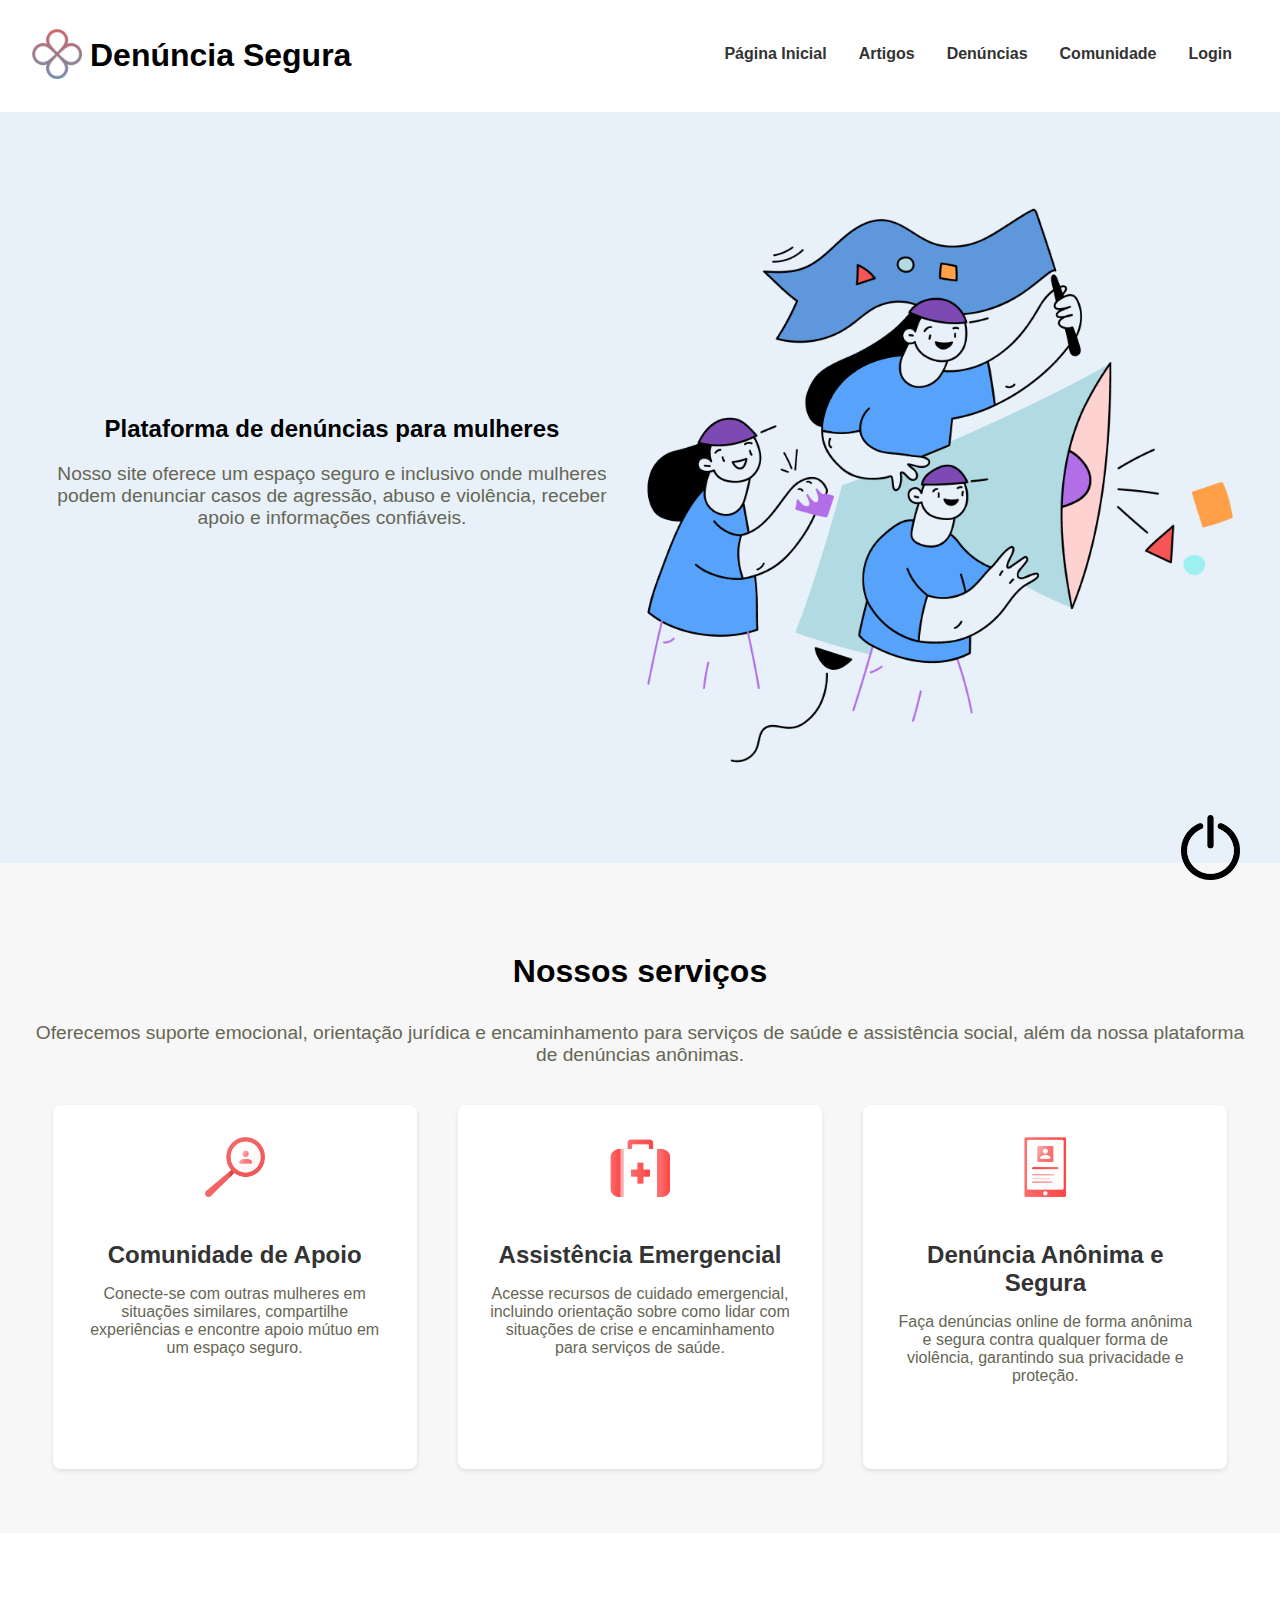
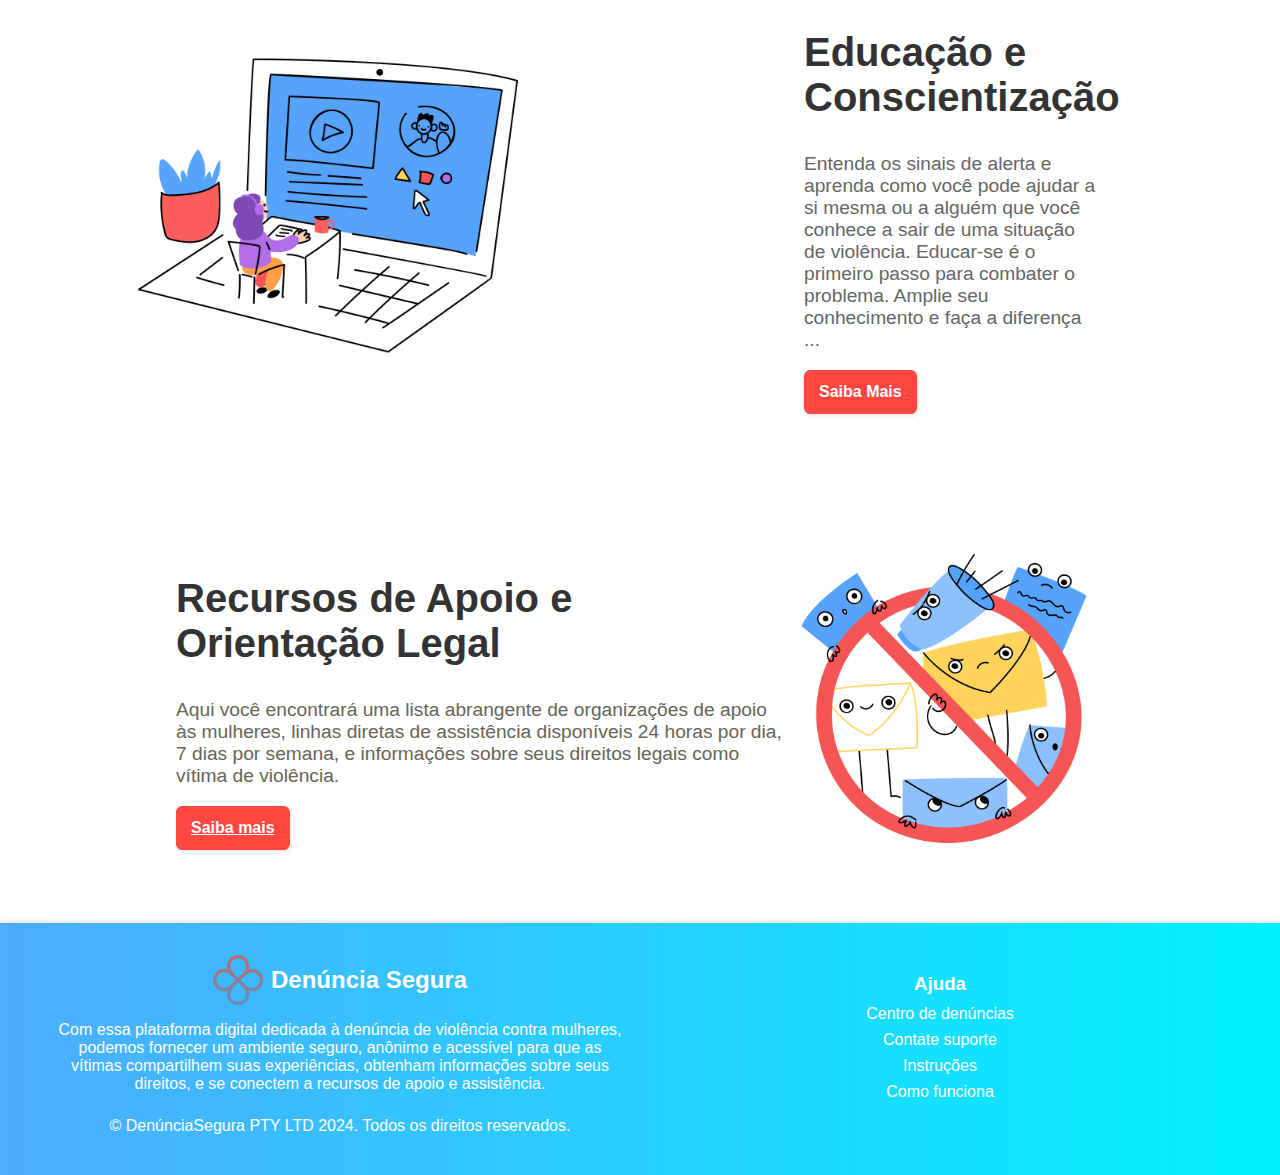
<file: index.html>
<!DOCTYPE html>
<html lang="pt-BR">
<head>
    <meta charset="UTF-8">
    <meta name="viewport" content="width=device-width, initial-scale=1.0">
    <link rel="apple-touch-icon" sizes="180x180" href="Site de denuncia para mulheres/imagens/favicon/apple-touch-icon.png">
    <link rel="icon" type="image/png" sizes="32x32" href="/Site de denuncia para mulheres/imagens/favicon/favicon-32x32.png">
    <link rel="icon" type="image/png" sizes="16x16" href="/Site de denuncia para mulheres/imagens/favicon/favicon-16x16.png">
    <link rel="manifest" href="/Site de denuncia para mulheres/imagens/favicon/site.webmanifest">
    <link rel="icon" type="favicon" sizes="32x32" href="imagens/logo.png">
    <title>Denúncia Segura</title>
    <link rel="stylesheet" href="css/style.css">
    <link rel="stylesheet" href="css/buttonEmer.css">
</head>
<body>
    <script src="js/script.js"></script>
    <header>
            <div class="header-container">
                <div class="logo">
                    <a href="index.html">
                    <img src="imagens/logo.png" alt="Logo">
                </a>
                    <h1>Denúncia Segura</h1>
                </div>
            <nav>
                <ul>
                    <li class="underline-hover-effect"><a href="index.html">Página Inicial</a></li>
                    <li class="underline-hover-effect"><a href="NossosArtigos.html">Artigos</a></li>
                    <li class="underline-hover-effect"><a href="Denuncias.html">Denúncias</a></li>
                    <li class="underline-hover-effect"><a href="Comunidade.html">Comunidade</a></li>
                    <li class="underline-hover-effect"><a href="login.html">Login</a></li>
            </ul>

            <div id="emergencyButtonContainer">
                <button id="emergencyButton" onclick="handleEmergency()"></button>
              </div>
        </nav>
    </header>
    <main>
        <section id="home" class="hero">
            <div class="hero-text">
                <h2>Plataforma de denúncias para mulheres</h2>
                <p>Nosso site oferece um espaço seguro e inclusivo onde mulheres podem denunciar casos de agressão, abuso e violência, receber apoio e informações confiáveis.</p>
            </div>
            <div class="hero-image">
                <img class="big" src="imagens/image.png" alt="Ilustração de mulheres">
            </div>
        </section>
        <section id="servicos" class="services">
            <h2>Nossos serviços</h2>
            <p>Oferecemos suporte emocional, orientação jurídica e encaminhamento para serviços de saúde e assistência social, além da nossa plataforma de denúncias anônimas.</p>
            <div class="service-cards">
                <div class="service-card">
                    <img src="imagens/lupa.png" alt="Comunidade de Apoio">
                    <h3>Comunidade de Apoio</h3>
                    <p>Conecte-se com outras mulheres em situações similares, compartilhe experiências e encontre apoio mútuo em um espaço seguro.</p>
                </div>
                <div class="service-card">
                    <img src="imagens/medkit.png" alt="Assistência Emergencial">
                    <h3>Assistência Emergencial</h3>
                    <p>Acesse recursos de cuidado emergencial, incluindo orientação sobre como lidar com situações de crise e encaminhamento para serviços de saúde.</p>
                </div>
                <div class="service-card">
                    <img src="imagens/cellphone.png" alt="Denúncia Anônima e Segura" style="width: 42px;">
                    <h3>Denúncia Anônima e Segura</h3>
                    <p>Faça denúncias online de forma anônima e segura contra qualquer forma de violência, garantindo sua privacidade e proteção.</p>
                </div>
            </div>
        </section>
        <section id="educacao" class="education">
            <div class="education-image">
                <img src="imagens/educacaoeconscientizacao.png" alt="Educação e Conscientização" width="400px">
            </div>
            <div class="education-text">
                <h2>Educação e Conscientização</h2>
                <p>
                    Entenda os sinais de alerta e aprenda como você pode ajudar a si mesma ou a alguém que você conhece a sair de uma situação de violência. Educar-se é o primeiro passo para combater o problema. Amplie seu conhecimento e faça a diferença
                    <span id="pontos">...</span><span id="mais">Para sair de uma situação de violência, é essencial ter um plano e buscar apoio. Reconheça os sinais de abuso, como físico, emocional, psicológico, sexual e econômico, e compartilhe sua situação com amigos, familiares ou colegas de trabalho. Converse com organizações especializadas em violência doméstica, que podem oferecer orientação, apoio emocional e assistência legal.  Priorize sua segurança, buscando ajuda imediatamente em situações de violência iminente, seja chamando a polícia ou buscando abrigo em um local seguro. Lembre-se, sair de uma situação de violência pode ser desafiador, mas você não está sozinha, e existem recursos e pessoas dispostas a ajudar.</span>
                </p>
                <button onclick="leiaMais()" id="btnLeiaMais">Saiba Mais</button>
            </div>
        </section>
        <section class="recursos">
            <div class="recursos-text">
                <h2>Recursos de Apoio e Orientação Legal</h2>
                <p>Aqui você encontrará uma lista abrangente de organizações de apoio às mulheres, linhas diretas de assistência disponíveis 24 horas por dia, 7 dias por semana, e informações sobre seus direitos legais como vítima de violência.</p>
                <a href="#saiba-mais" class="button">Saiba mais</a>
            </div>
            <div class="recursos-image">
                <img src="imagens/recursosimg.png" alt="Recursos de Apoio e orientação Legal" width="400px">
            </div>
        </section>
    </main>
    <footer class="footer">
        <div class="footer-container">
            <div class="footer-left">
                <div class="logo-container">
                    <img src="imagens/logo.png" alt="Logo" class="footer-logo">
                    <h2>Denúncia Segura</h2>
                </div>
                <p>
                    Com essa plataforma digital dedicada à denúncia de violência contra mulheres, podemos fornecer um ambiente seguro, anônimo e acessível para que as vítimas compartilhem suas experiências, obtenham informações sobre seus direitos, e se conectem a recursos de apoio e assistência.
                </p>
                <p>&copy; DenúnciaSegura PTY LTD 2024. Todos os direitos reservados.</p>
            </div>
            <div class="footer-right">
                <h3>Ajuda</h3>
                <ul>
                    <li><a href="Denuncias.html">Centro de denúncias</a></li>
                    <li><a href="#contato-suporte">Contate suporte</a></li>
                    <li><a href="#instrucoes">Instruções</a></li>
                    <li><a href="#como-funciona">Como funciona</a></li>
                </ul>
            </div>
        </div>
    </footer>
    <script src="js/funcEmerButton.js"></script>
</body>
</html>
</file>
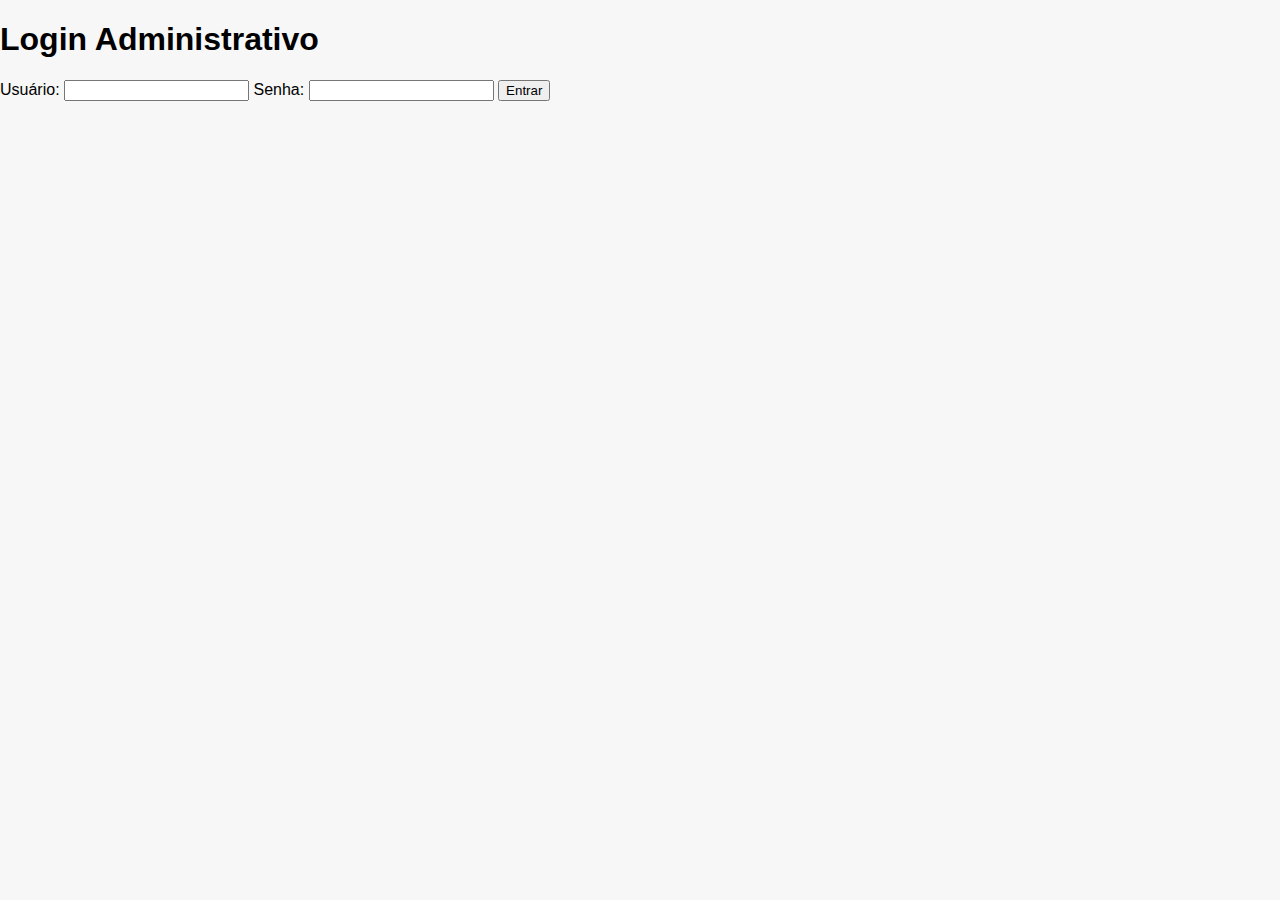
<file: admin-login.html>
<!DOCTYPE html>
<html lang="pt-BR">
<head>
    <meta charset="UTF-8">
    <meta name="viewport" content="width=device-width, initial-scale=1.0">
    <title>Login Administrativo</title>
    <link rel="stylesheet" href="css/style.css">
</head>
<body>
    <h1>Login Administrativo</h1>
    <form id="loginForm">
        <label for="username">Usuário:</label>
        <input type="text" id="username" required>
        
        <label for="password">Senha:</label>
        <input type="password" id="password" required>
        
        <button type="submit">Entrar</button>
    </form>

    <script>
        const adminUsername = "admin";
        const adminPassword = "admin2024";

        document.getElementById("loginForm").addEventListener("submit", function(event) {
            event.preventDefault(); // Impede o envio do formulário tradicional

            const username = document.getElementById("username").value;
            const password = document.getElementById("password").value;

            // Verifica se as credenciais são corretas
            if (username === adminUsername && password === adminPassword) {
                localStorage.setItem("isAdmin", "true");
                // Redireciona para a página de administração
                window.location.href = "Perfil_adm.html";
            } else {
                alert("Usuário ou senha incorretos!");
            }
        });
    </script>
</body>
</html>
</file>
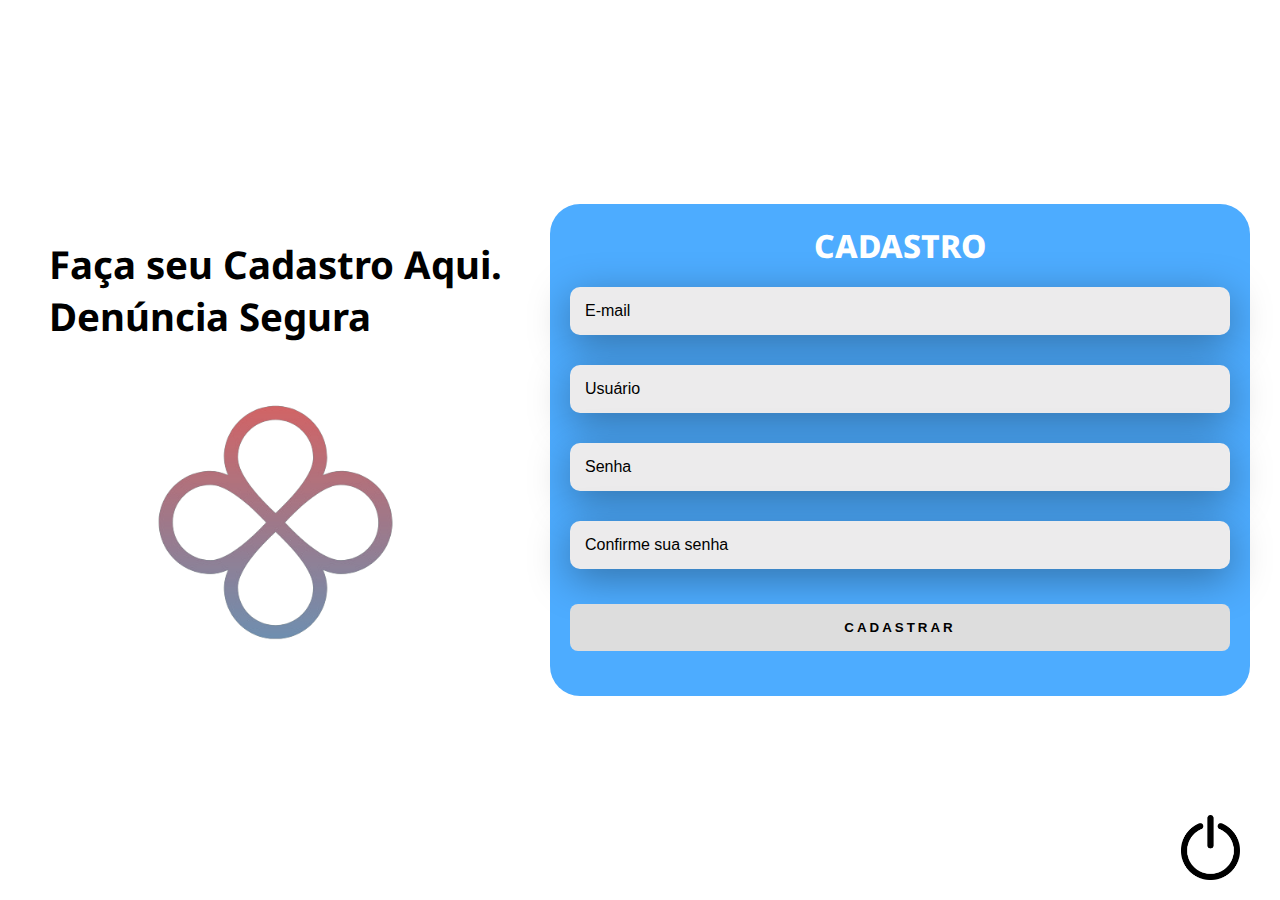
<file: Cadastro.html>
<!DOCTYPE html>
<html lang="pt-BR">
<head>
    <meta charset="UTF-8">
    <meta name="viewport" content="width=device-width, initial-scale=1.0">
    <title>Cadastro</title>
    <link rel="shortcut icon" href="imagens/logo.png" sizes="16x16">
    <link rel="stylesheet" href="css/stylecadastro.css">
    <link rel="stylesheet" href="css/buttonEmer.css"> 
</head>
<body>
    <div id="emergencyButtonContainer">
        <button id="emergencyButton" onclick="handleEmergency()"></button>
      </div>
    <div class="main-login">
        <div class="left-login">
            <h1>Faça seu Cadastro Aqui.<br>Denúncia Segura</h1>
           <a href="index.html"> <img src="imagens/iconelogin.png" class="left-loginimg"> </a>
        </div>
        <div class="righ-login"></div>
        <div class="card-login">
            <h1>CADASTRO</h1>
            <div class="textfield">
                <label for="e-mail"></label>
                <input type="email" id="email" placeholder="E-mail">
            </div>
            <div class="textfield">
                <label for="usuario"></label>
                <input type="text" id="usuario" placeholder="Usuário">
            </div>
            <div class="textfield">
                <label for="Senha"></label>
                <input type="password" id="senha" placeholder="Senha">
            </div>
            <div class="textfield">
                <label for="Senha"></label>
                <input type="password" id="confirmaSenha" placeholder="Confirme sua senha">
            </div class="clipe">
            <button onclick="cadastrarUsuario()" class="btn-login">Cadastrar</button>
        </div>
    </div>


    <script src="js/funcEmerButton.js"></script>
    <script src="js/scriptcadastro.js"></script>
</body>
</html>
</file>
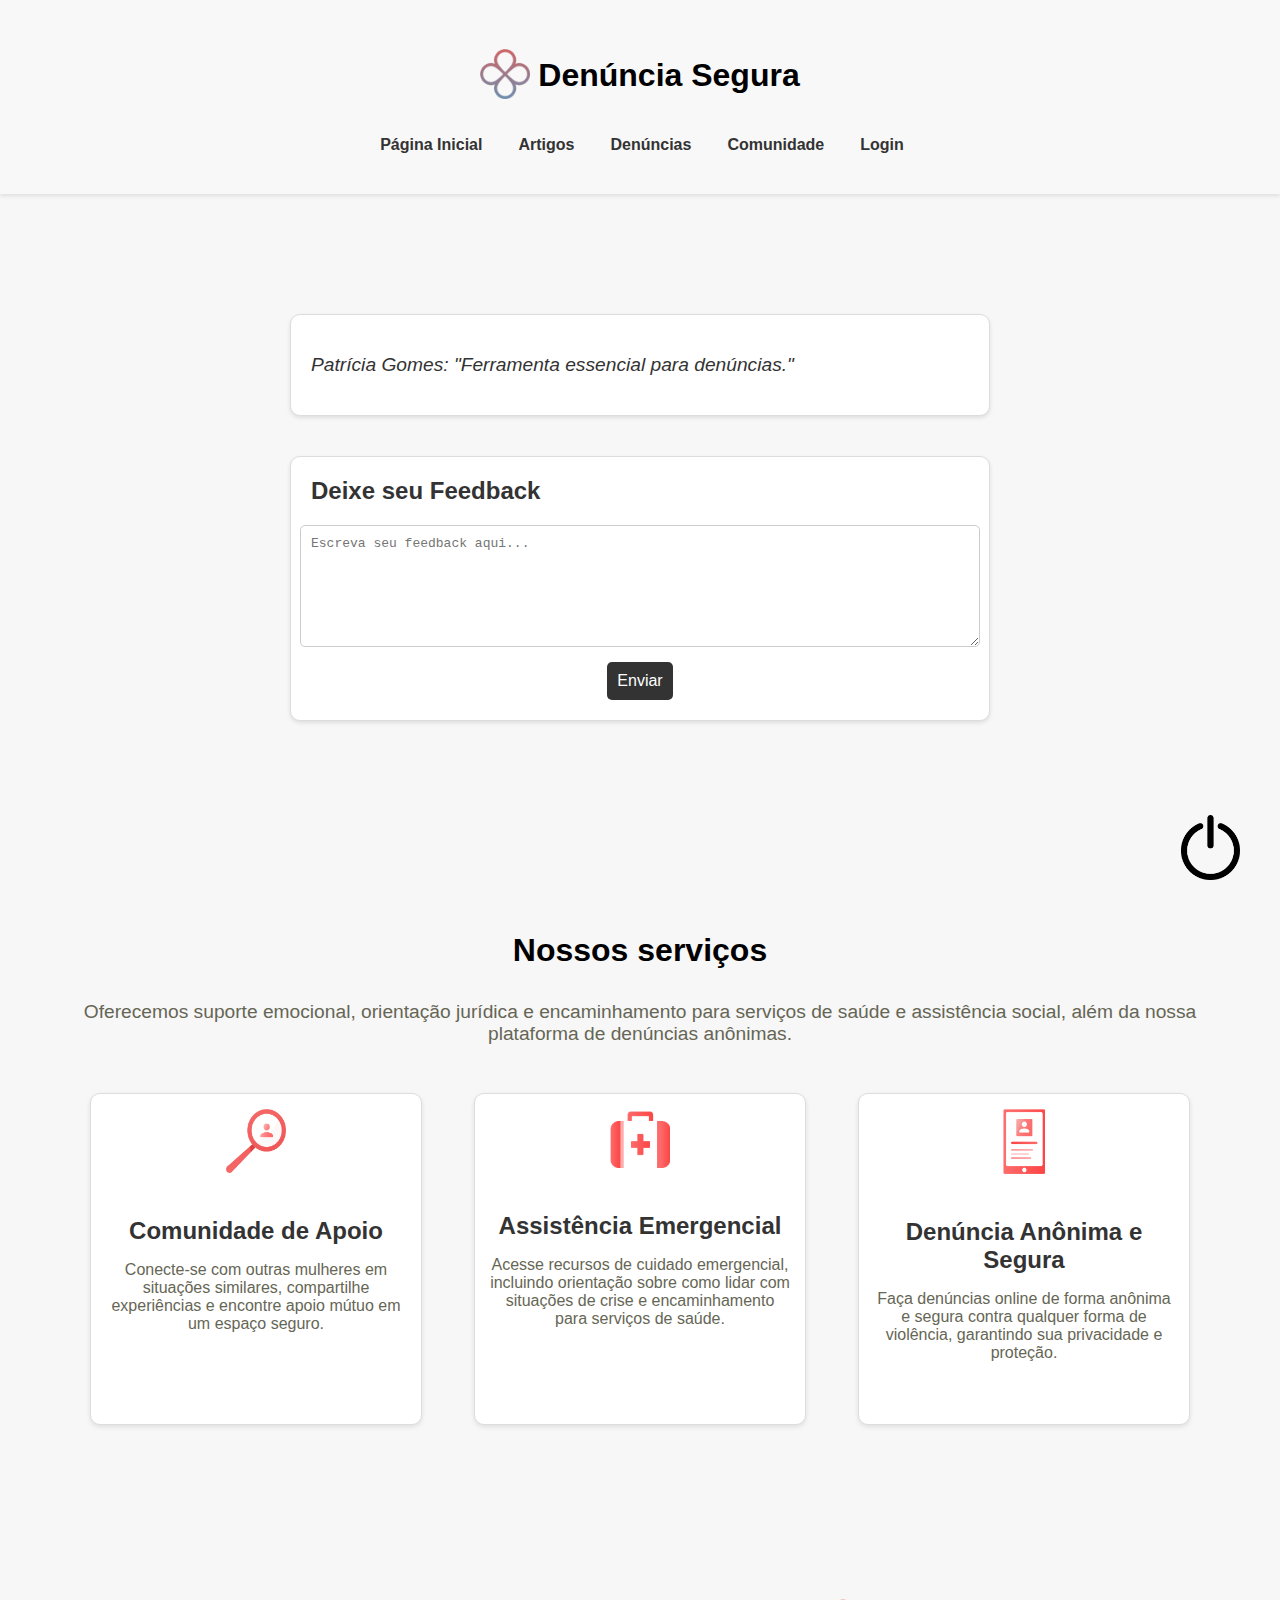
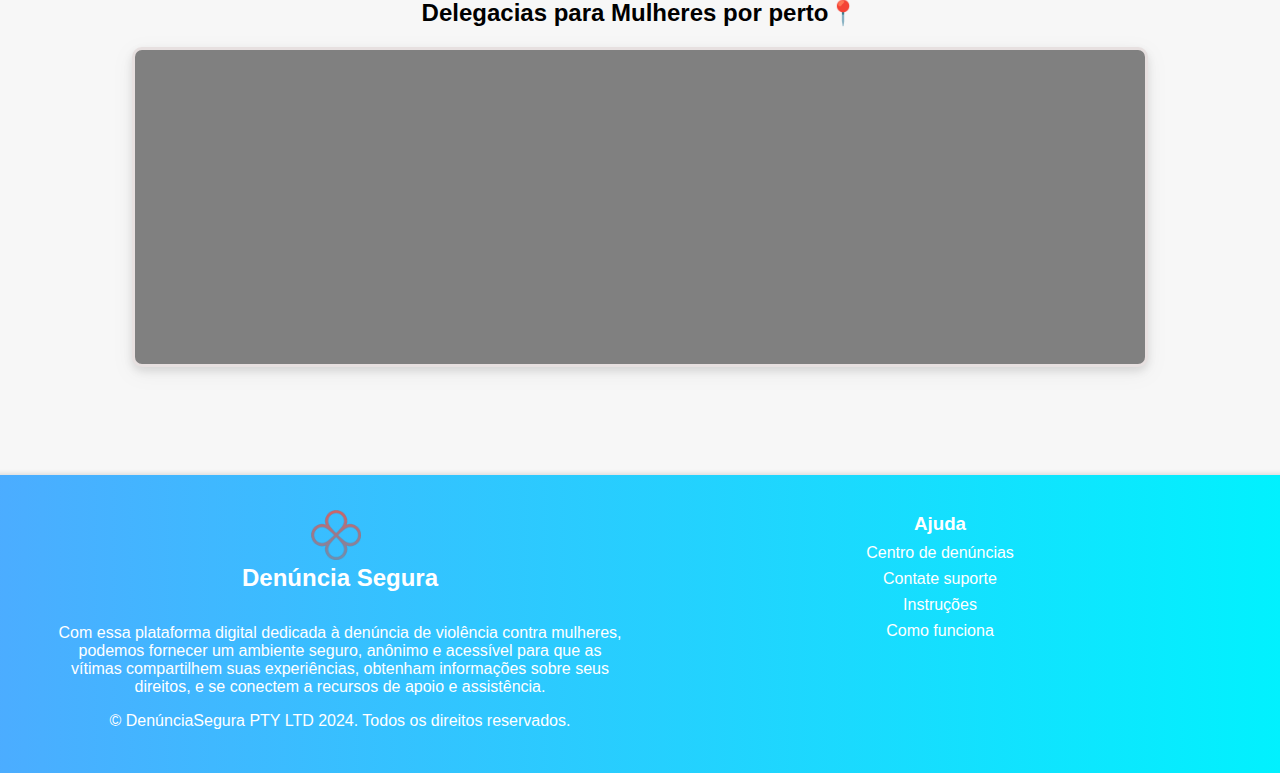
<file: Comunidade.html>
<!DOCTYPE html>
<html lang="pt-BR">
<head>
    <meta charset="UTF-8">
    <meta name="viewport" content="width=device-width, initial-scale=1.0">
    <link rel="apple-touch-icon" sizes="180x180" href="Site de denuncia para mulheres/imagens/favicon/apple-touch-icon.png">
    <link rel="icon" type="image/png" sizes="32x32" href="/Site de denuncia para mulheres/imagens/favicon/favicon-32x32.png">
    <link rel="icon" type="image/png" sizes="16x16" href="/Site de denuncia para mulheres/imagens/favicon/favicon-16x16.png">
    <link rel="manifest" href="/Site de denuncia para mulheres/imagens/favicon/site.webmanifest">
    <link rel="shortcut icon" href="imagens/logo.png" sizes="16x16">
    <title>Denúncia Segura</title>
    <link rel="stylesheet" href="css/style.css">
    <link rel="stylesheet" href="css/stylecomunidade.css">
    <link rel="stylesheet" href="css/buttonEmer.css">
    <link rel="stylesheet" href="css/artigos.css">
</head>
<body>
    <header>
        <div class="header-container">
            <div class="logo">
                <a href="index.html">
                    <img src="imagens/logo.png" alt="Logo">
                </a>
                <h1>Denúncia Segura</h1>
            </div>
            <nav>
                <ul class="nav-list">
                    <li class="underline-hover-effect"><a href="index.html">Página Inicial</a></li>
                    <li class="underline-hover-effect"><a href="NossosArtigos.html">Artigos</a></li>
                    <li class="underline-hover-effect"><a href="Denuncias.html">Denúncias</a></li>
                    <li class="underline-hover-effect"><a href="Comunidade.html">Comunidade</a></li>
                    <li class="underline-hover-effect"><a href="login.html">Login</a></li>
                </ul>
                    <button id="emergencyButton" onclick="handleEmergency()"></button>
            </nav>
        </div>
    </header>

    <main>
        <section class="feedback-section">
            <div class="feedback-container">
                <div class="feedback">
                    <p id="feedback-text">Patrícia Gomes: "Ferramenta essencial para denúncias."</p>
                </div>
            </div>

            <div class="feedback-form-container">
                <h2 id="feedback-usuario">Deixe seu Feedback</h2>
                <form id="feedback-form">
                    <textarea id="feedback-input" placeholder="Escreva seu feedback aqui..." required></textarea>
                    <button type="submit">Enviar</button>
                </form>
            </div>
        </section>

        <section id="servicos" class="services">
            <h2>Nossos serviços</h2>
            <p>Oferecemos suporte emocional, orientação jurídica e encaminhamento para serviços de saúde e assistência social, além da nossa plataforma de denúncias anônimas.</p>
            <div class="service-cards">
                <div class="service-card">
                    <img src="imagens/lupa.png" alt="Comunidade de Apoio">
                    <h3>Comunidade de Apoio</h3>
                    <p>Conecte-se com outras mulheres em situações similares, compartilhe experiências e encontre apoio mútuo em um espaço seguro.</p>
                </div>
                <div class="service-card">
                    <img src="imagens/medkit.png" alt="Assistência Emergencial">
                    <h3>Assistência Emergencial</h3>
                    <p>Acesse recursos de cuidado emergencial, incluindo orientação sobre como lidar com situações de crise e encaminhamento para serviços de saúde.</p>
                </div>
                <div class="service-card">
                    <img src="imagens/cellphone.png" alt="Denúncia Anônima e Segura" style="width: 42px;">
                    <h3>Denúncia Anônima e Segura</h3>
                    <p>Faça denúncias online de forma anônima e segura contra qualquer forma de violência, garantindo sua privacidade e proteção.</p>
                </div>
            </div>
        </section>
    </main>
    
    <h2>Delegacias para Mulheres por perto📍</h2>
    <div class="map-div">
        <iframe class="responsive-iframe"src="https://www.google.com/maps/embed?pb=!1m16!1m12!1m3!1d19258998.71279761!2d-44.68370209284434!3d-15.68451507673397!2m3!1f0!2f0!3f0!3m2!1i1024!2i768!4f13.1!2m1!1sdelegacia%20da%20mulher!5e0!3m2!1spt-BR!2sbr!4v1726622436492!5m2!1spt-BR!2sbr" width="1000" height="300" style="border:0;" allowfullscreen="true" loading="eager" referrerpolicy="no-referrer-when-downgrade"></iframe>
    </div>
    <br>
    <br>
    <br><br>
    <br>
    <br>
    <footer class="footer2">
        <div class="footer-container2">
            <div class="footer-left2">
                <div class="logo-container2">
                    <img src="imagens/logo.png" alt="Logo" class="footer-logo">
                    <h2>Denúncia Segura</h2>
                </div>
                <p>
                    Com essa plataforma digital dedicada à denúncia de violência contra mulheres, podemos fornecer um ambiente seguro, anônimo e acessível para que as vítimas compartilhem suas experiências, obtenham informações sobre seus direitos, e se conectem a recursos de apoio e assistência.
                </p>
                <p>&copy; DenúnciaSegura PTY LTD 2024. Todos os direitos reservados.</p>
            </div>
            <div class="footer-right">
                <h3>Ajuda</h3>
                <ul>
                    <li><a href="#centro-de-denuncias">Centro de denúncias</a></li>
                    <li><a href="#contato-suporte">Contate suporte</a></li>
                    <li><a href="#instrucoes">Instruções</a></li>
                    <li><a href="#como-funciona">Como funciona</a></li>
                </ul>
            </div>
        </div>
    </footer>
    <script src="js/script.js"></script>
    <script src="js/scriptcomunidade.js"></script>
    <script src="js/funcEmerButton.js"></script>
</body>
</html>
</file>
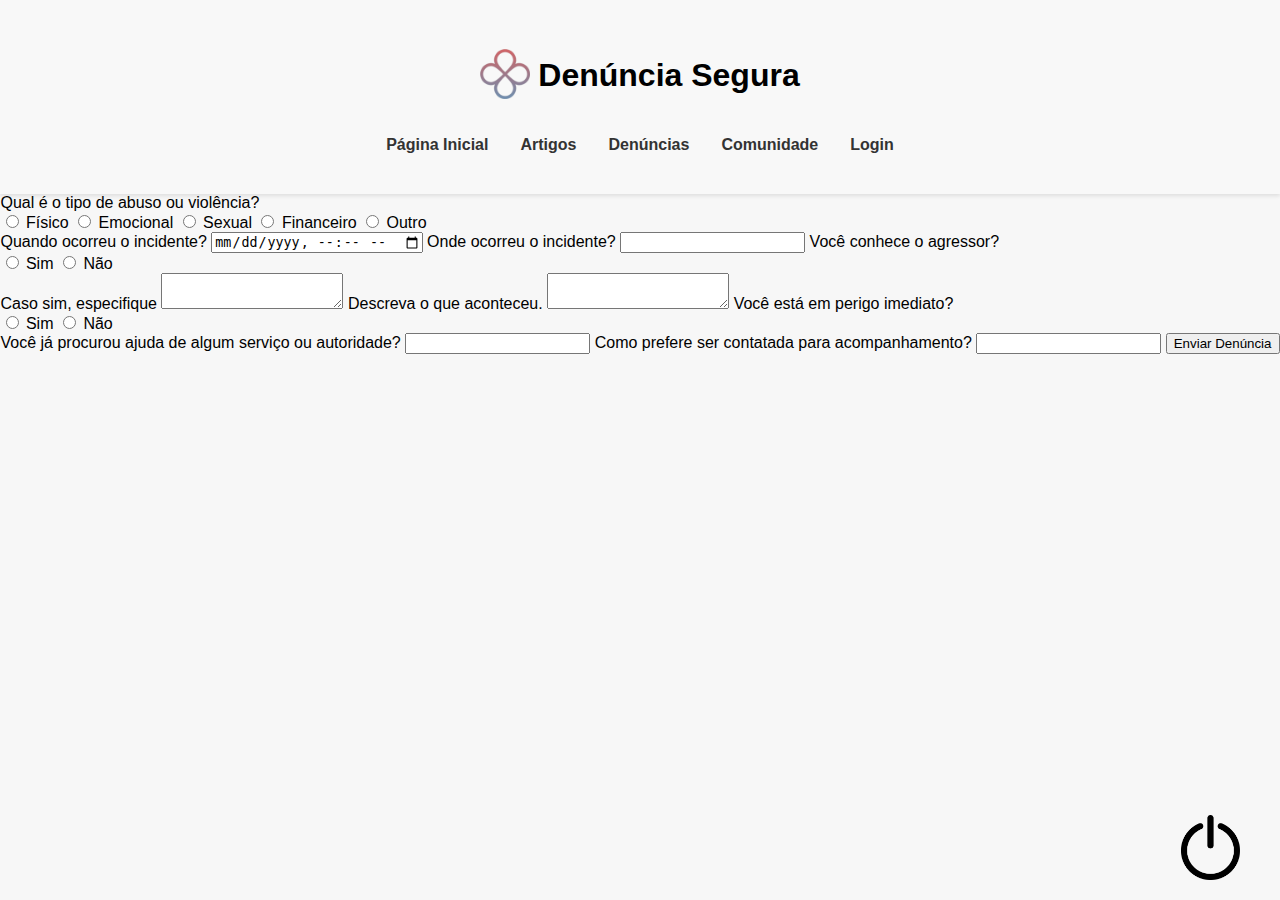
<file: Denuncias.html>
<!DOCTYPE html>
<html lang="pt-BR">
<head>
    <meta charset="UTF-8">
    <meta name="viewport" content="width=device-width, initial-scale=1.0">
    <link rel="apple-touch-icon" sizes="180x180" href="Site de denuncia para mulheres/imagens/favicon/apple-touch-icon.png">
    <link rel="icon" type="image/png" sizes="32x32" href="/Site de denuncia para mulheres/imagens/favicon/favicon-32x32.png">
    <link rel="icon" type="image/png" sizes="16x16" href="/Site de denuncia para mulheres/imagens/favicon/favicon-16x16.png">
    <link rel="manifest" href="/Site de denuncia para mulheres/imagens/favicon/site.webmanifest">
    <link rel="shortcut icon" href="imagens/logo.png" sizes="16x16">
    <title>Denúncia Segura</title>
    <link rel="stylesheet" href="css/style.css">
    <link rel="stylesheet" href="css/styledenuncia.css">
    <link rel="stylesheet" href="css/buttonEmer.css">
</head>
<body>
    <header>
        <div class="header-container">
            <div class="logo">
                <a href="index.html">
                <img src="imagens/logo.png" alt="Logo">
            </a>
                <h1>Denúncia Segura</h1>
            </div>
            <nav>
                <ul>
                    <li class="underline-hover-effect"><a href="index.html">Página Inicial</a></li>
                    <li class="underline-hover-effect"><a href="NossosArtigos.html">Artigos</a></li>
                    <li class="underline-hover-effect"><a href="Denuncias.html">Denúncias</a></li>
                    <li class="underline-hover-effect"><a href="Comunidade.html">Comunidade</a></li>
                    <li class="underline-hover-effect"><a href="login.html">Login</a></li>
                </ul>
                <div id="emergencyButtonContainer">
                    <button id="emergencyButton" onclick="handleEmergency()"></button>
                  </div>
            </nav>
        </div>
    </header>
    <form id="denunciaForm">
        <label for="tipoAbuso">Qual é o tipo de abuso ou violência?</label>
        <div class="radio-group">
            <label>
                <input type="radio" name="tipoAbuso" value="Fisico" required> Físico
            </label>
            <label>
                <input type="radio" name="tipoAbuso" value="Emocional" required> Emocional
            </label>
            <label>
                <input type="radio" name="tipoAbuso" value="Sexual" required> Sexual
            </label>
            <label>
                <input type="radio" name="tipoAbuso" value="Financeiro" required> Financeiro
            </label>
            <label>
                <input type="radio" name="tipoAbuso" value="Outro" required> Outro
            </label>
        </div>
    
        <label for="dataIncidente">Quando ocorreu o incidente?</label>
        <input type="datetime-local" id="dataIncidente" name="dataIncidente" required>
    
        <label for="localIncidente">Onde ocorreu o incidente?</label>
        <input type="text" id="localIncidente" name="localIncidente" required>
    
        <label for="conheceAgressor">Você conhece o agressor?</label>
        <div class="radio-group">
            <label>
                <input type="radio" name="conheceAgressor" value="Sim" required> Sim
            </label>
            <label>
                <input type="radio" name="conheceAgressor" value="Não" required> Não
            </label>
        </div>
    
        <label for="especificacaoAgressor">Caso sim, especifique</label>
        <textarea id="especificacaoAgressor" name="especificacaoAgressor"></textarea>
    
        <label for="descricaoIncidente">Descreva o que aconteceu.</label>
        <textarea id="descricaoIncidente" name="descricaoIncidente" required></textarea>
    
        <label for="perigoImediato">Você está em perigo imediato?</label>
        <div class="radio-group">
            <label>
                <input type="radio" name="perigoImediato" value="Sim" required> Sim
            </label>
            <label>
                <input type="radio" name="perigoImediato" value="Não" required> Não
            </label>
        </div>
    
        <label for="ajudaBuscada">Você já procurou ajuda de algum serviço ou autoridade?</label>
        <input type="text" id="ajudaBuscada" name="ajudaBuscada">
    
        <label for="contato">Como prefere ser contatada para acompanhamento?</label>
        <input type="text" id="contato" name="contato" required>
    
        <button type="submit">Enviar Denúncia</button>
    </form>
    
    <script src="js/scriptdenuncia.js"></script>
    <script src="js/script.js"></script>
    <script src="js/scriptcomunidade.js"></script>
    <script src="js/funcEmerButton.js"></script>
</body>
</html>
</file>
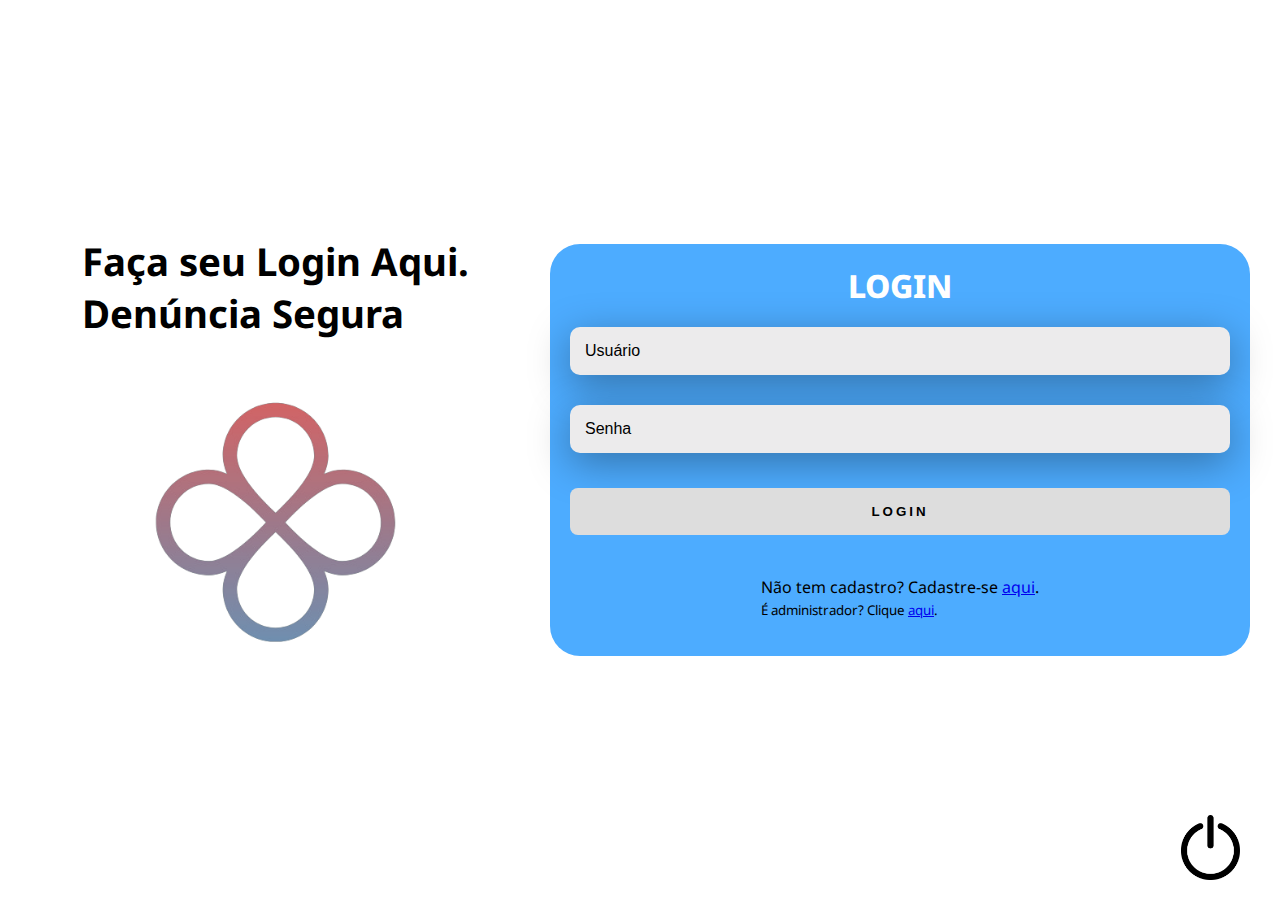
<file: login.html>
<!DOCTYPE html>
<html lang="pt-BR">
<head>
    <meta charset="UTF-8">
    <meta name="viewport" content="width=device-width, initial-scale=1.0">
    <title>login</title>
    <link rel="shortcut icon" href="imagens/logo.png" sizes="16x16">
    <link rel="stylesheet" href="css/stylelogin.css">
    <link rel="stylesheet" href="css/buttonEmer.css">
</head>
<body>
    <div id="emergencyButtonContainer">
        <button id="emergencyButton" onclick="handleEmergency()"></button>
      </div>
    <div class="main-login">
        <div class="left-login">
            <h1>Faça seu Login Aqui.<br>Denúncia Segura</h1>
            <a href="index.html">
                <img src="imagens/iconelogin.png" class="left-loginimg">
            </a>
        </div>
        <div class="righ-login"></div>
        <div class="card-login">
            <h1>LOGIN</h1>
            <div class="textfield">
                <label for="usuario"></label>
                <input type="text" id="loginUsuario" placeholder="Usuário">
            </div>
            <div class="textfield">
                <label for="Senha"></label>
                <input type="password" id="loginSenha" placeholder="Senha">
            </div>
            <button onclick="Login()" class="btn-login">Login</button>
            <p>Não tem cadastro? Cadastre-se <a href="Cadastro.html">aqui</a>.
            <br>
               <small>É administrador? Clique <a href="Perfil_adm.html">aqui</a>.</small></p>
        </div>
    </div>
    <script src="js/login.js"></script>
    <script src="js/funcEmerButton.js"></script>
</body>
</html>
</file>
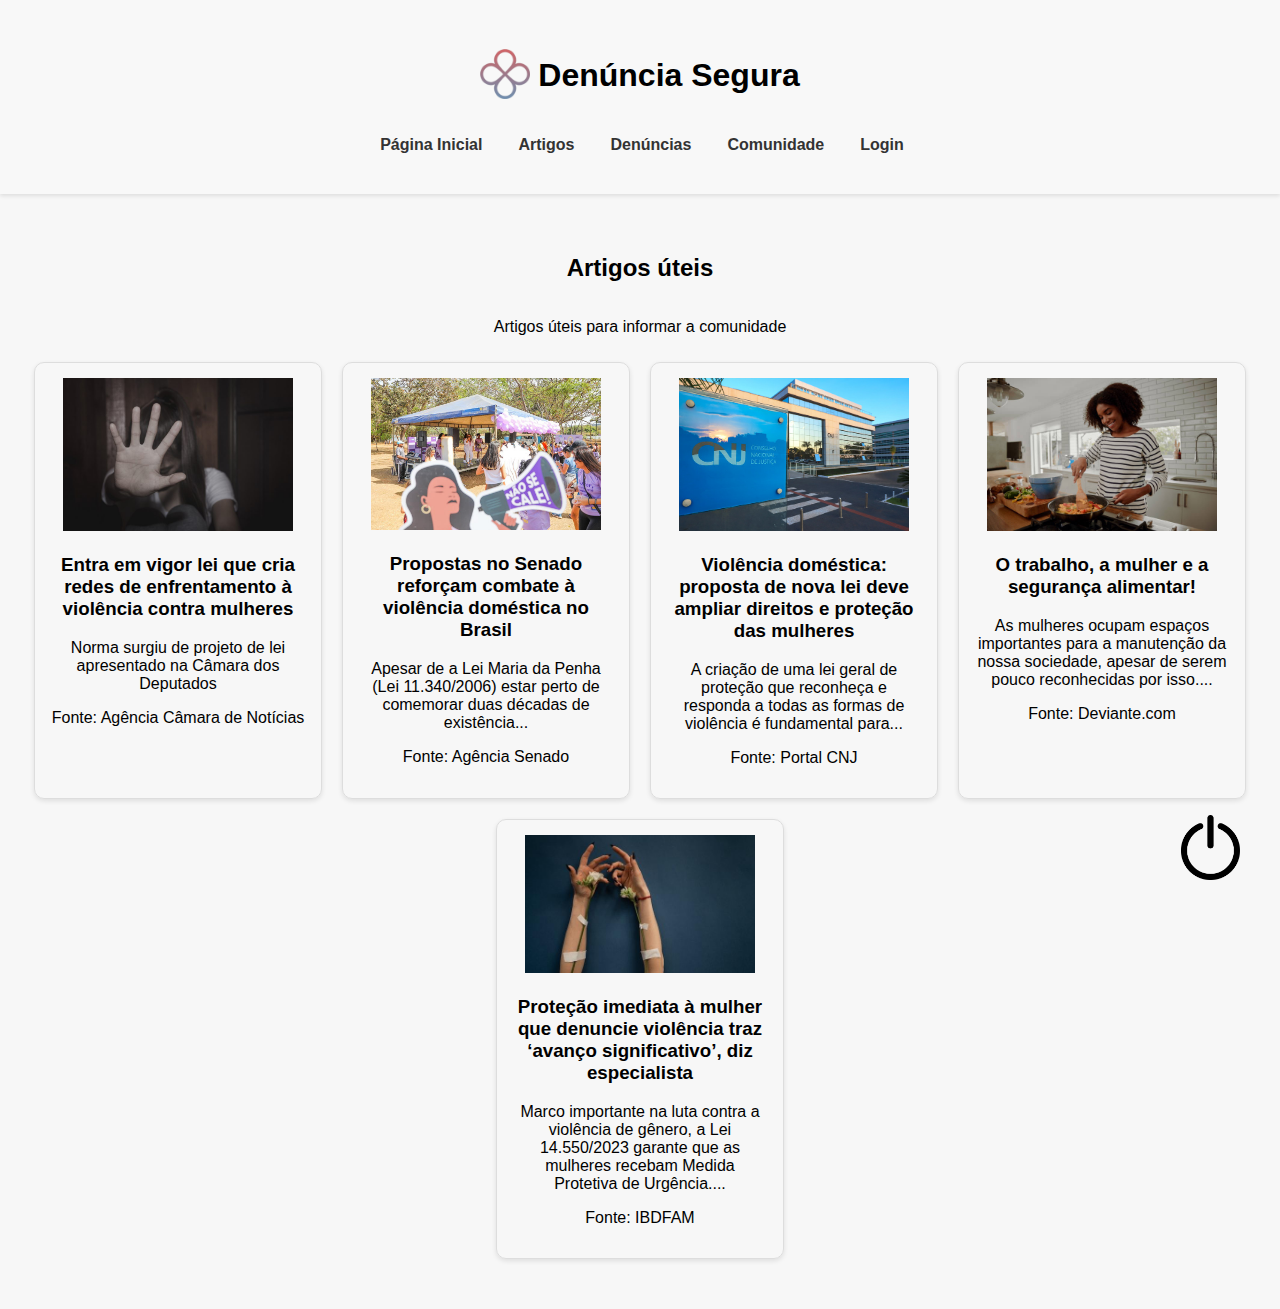
<file: NossosArtigos.html>
<!DOCTYPE html>
<html lang="pt-BR">
<head>
    <meta charset="UTF-8">
    <meta name="viewport" content="width=device-width, initial-scale=1.0">
    <link rel="apple-touch-icon" sizes="180x180" href="Site de denuncia para mulheres/imagens/favicon/apple-touch-icon.png">
    <link rel="icon" type="image/png" sizes="32x32" href="/Site de denuncia para mulheres/imagens/favicon/favicon-32x32.png">
    <link rel="icon" type="image/png" sizes="16x16" href="/Site de denuncia para mulheres/imagens/favicon/favicon-16x16.png">
    <link rel="manifest" href="/Site de denuncia para mulheres/imagens/favicon/site.webmanifest">
    <link rel="shortcut icon" href="imagens/logo.png" sizes="16x16">
    <title>Denúncia Segura</title>
    <link rel="stylesheet" href="css/style.css">
    <link rel="stylesheet" href="css/stylecomunidade.css">
    <link rel="stylesheet" href="css/buttonEmer.css">
    <link rel="stylesheet" href="css/artigos.css">
</head>
<body>
    <header>
        <div class="header-container">
            <div class="logo">
                <a href="index.html">
                    <img src="imagens/logo.png" alt="Logo">
                </a>
                <h1>Denúncia Segura</h1>
            </div>
            <nav>
                <ul class="nav-list">
                    <li class="underline-hover-effect"><a href="index.html">Página Inicial</a></li>
                    <li class="underline-hover-effect"><a href="NossosArtigos.html">Artigos</a></li>
                    <li class="underline-hover-effect"><a href="Denuncias.html">Denúncias</a></li>
                    <li class="underline-hover-effect"><a href="Comunidade.html">Comunidade</a></li>
                    <li class="underline-hover-effect"><a href="login.html">Login</a></li>
                </ul>
                    <button id="emergencyButton" onclick="handleEmergency()"></button>
            </nav>
        </div>
    </header>

    <main>
        <section class="denuncias"></section>
            <h2>Artigos úteis</h2>
            <p>Artigos úteis para informar a comunidade</p>
            <div class="artigos">
                <a href="https://www.camara.leg.br/noticias/1074096-ENTRA-EM-VIGOR-LEI-QUE-CRIA-REDES-DE-ENFRENTAMENTO-A-VIOLENCIA-CONTRA-MULHERES"><div class="artigo">
                    <img src="imagens/proteçãoMulher.jpg" alt="Ícone da Denúncia">
                    <h3>Entra em vigor lei que cria redes de enfrentamento à violência contra mulheres</h3>
                    <p>Norma surgiu de projeto de lei apresentado na Câmara dos Deputados</p>
                    <p>Fonte: Agência Câmara de Notícias</p></a>
                </div>
               <a href="https://www12.senado.leg.br/noticias/materias/2024/08/27/propostas-no-senado-reforcam-combate-a-violencia-domestica-no-brasil"><div class="artigo">
                    <img src="imagens/Senado.jpeg" alt="Ícone da Denúncia">
                    <h3>Propostas no Senado reforçam combate à violência doméstica no Brasil</h3>
                    <p>Apesar de a Lei Maria da Penha (Lei 11.340/2006) estar perto de comemorar duas décadas de existência...
                    <p>Fonte: Agência Senado</p></a>
                </div>
                <a href="https://www.cnj.jus.br/violencia-domestica-proposta-de-nova-lei-deve-ampliar-direitos-e-protecao-das-mulheres/"><div class="artigo">
                    <img src="imagens/cnj.jpg" alt="Ícone da Denúncia">
                    <h3>Violência doméstica: proposta de nova lei deve ampliar direitos e proteção das mulheres</h3>
                    <p>A criação de uma lei geral de proteção que reconheça e responda a todas as formas de violência é fundamental para...</p>
                    <p>Fonte: Portal CNJ</p></a>
                </div>
                <a href="https://www.deviante.com.br/noticias/o-trabalho-a-mulher-e-a-seguranca-alimentar/"><div class="artigo">
                    <img src="imagens/trabalhoMulherSegurancaAlimentar.png" alt="Ícone da Denúncia">
                    <h3>O trabalho, a mulher e a segurança alimentar!</h3>
                    <p>As mulheres ocupam espaços importantes para a manutenção da nossa sociedade, apesar de serem pouco reconhecidas por isso....</p>
                    <p>Fonte: Deviante.com</p></a>
                </div>
                <a href="https://ibdfam.org.br/noticias/10728/Prote%C3%A7%C3%A3o+imediata+%C3%A0+mulher+que+denuncie+viol%C3%AAncia+traz+%E2%80%98avan%C3%A7o+significativo%E2%80%99%2C+diz+especialista"><div class="artigo">
                    <img src="imagens/fro.jpg" alt="Ícone da Denúncia">
                    <h3>Proteção imediata à mulher que denuncie violência traz ‘avanço significativo’, diz especialista</h3>
                    <p>Marco importante na luta contra a violência de gênero, a Lei 14.550/2023 garante que as mulheres recebam Medida Protetiva de Urgência....</p>
                    <p>Fonte: IBDFAM</p></a>
                </div>
            </div>
        </section>
    </main>
</file>
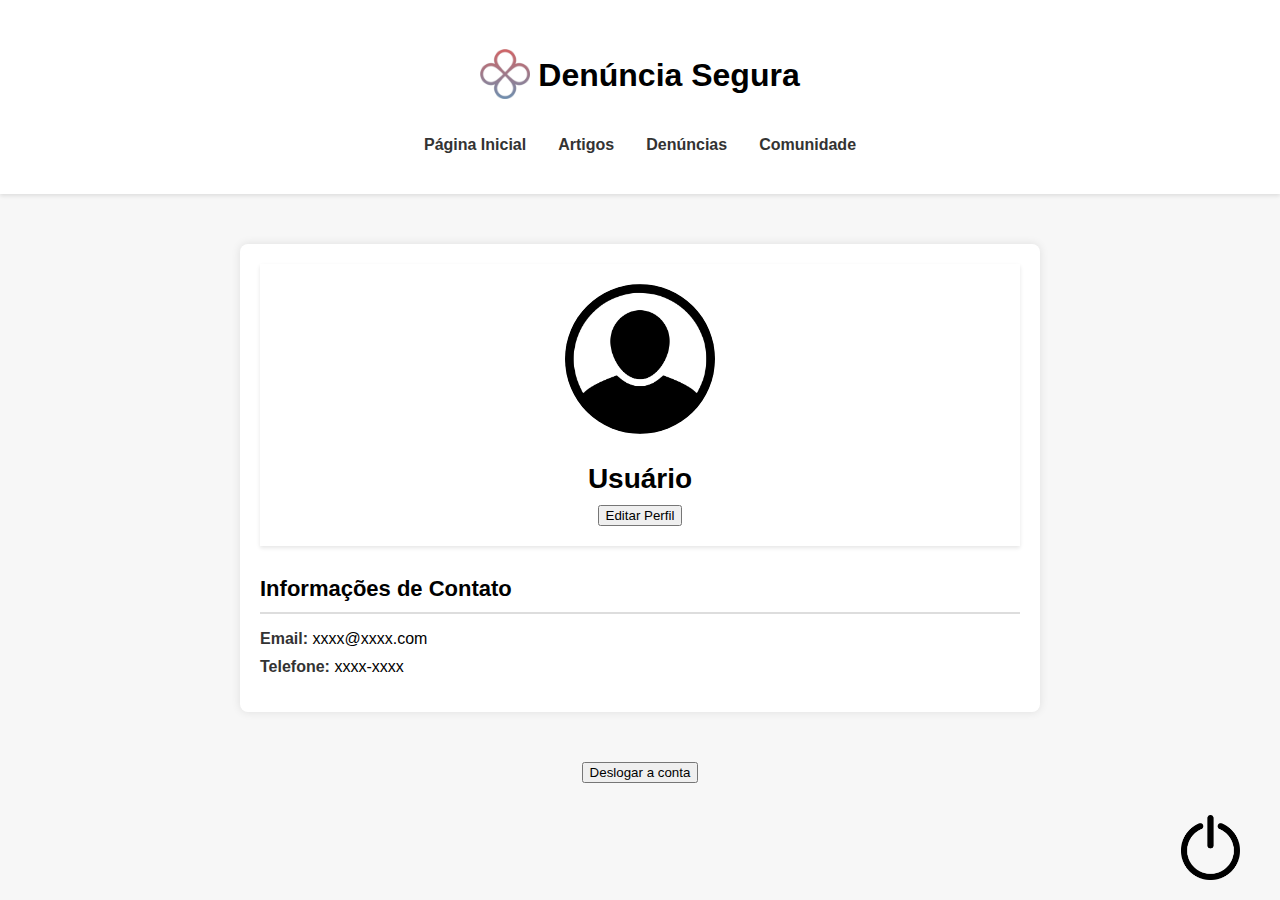
<file: Perfil-user.html>
<!DOCTYPE html>
<html lang="pt-BR">
<head>
    <meta charset="UTF-8">
    <meta name="viewport" content="width=device-width, initial-scale=1.0">
    <title>Perfil</title>
    <link rel="shortcut icon" href="imagens/logo.png">
    <link rel="stylesheet" href="css/Perfil-user.css">
    <link rel="stylesheet" href="css/styledenuncia.css">
    <link rel="stylesheet" href="css/buttonEmer.css">
    <link rel="stylesheet" href="css/style.css">

</head>
<body>
    <header>
        <div class="header-container">
            <div class="logo">
                <a href="index.html">
                    <img src="imagens/logo.png" alt="Logo">
                </a>
                <h1>Denúncia Segura</h1>
            </div>
            <nav>
                <ul class="nav-list">
                    <li class="underline-hover-effect"><a href="index.html">Página Inicial</a></li>
                    <li class="underline-hover-effect"><a href="NossosArtigos.html">Artigos</a></li>
                    <li class="underline-hover-effect"><a href="Denuncias.html">Denúncias</a></li>
                    <li class="underline-hover-effect"><a href="Comunidade.html">Comunidade</a></li>
                </ul>
                    <button id="emergencyButton" onclick="handleEmergency()"></button>
            </nav>
        </div>
    </header>
<div class="profile-container">
    <header class="profile-header">
        <img id="profile-img" src="imagens/img-user.png" alt="Foto de Perfil">
        <h1 id="user-name">Usuário</h1>
        <button onclick="editarPerfil()">Editar Perfil</button>

    </header>

    <section class="contact-info">
        <h2>Informações de Contato</h2>
        <ul>
            <li><strong>Email:</strong> <span id="user-email">xxxx@xxxx.com</span></li>
            <li><strong>Telefone:</strong> <span id="user-phone">xxxx-xxxx</span></li>
        </ul>
    </section>

    <section class="edit-profile" id="editProfileSection" style="display:none;">
        <h2>Editar Perfil</h2>
        <form onsubmit="salvarAlteracoes(); return false;">
            <label for="newName">Novo Nome:</label>
            <input type="text" id="newName">

            <label for="newPhone">Novo Telefone:</label>
            <input type="text" id="newPhone">

            <label for="newImg">Nova Imagem de Perfil:</label>
            <input type="file" id="newImg" accept="image/*">

            <button type="submit">Salvar</button>
        </form>
    </section>
</div>
<section class="dlt-section">
    <button onclick="dlt()">Deslogar a conta</button>
</section>

<script src="js/script.js"></script>
</body>
</html>
</file>
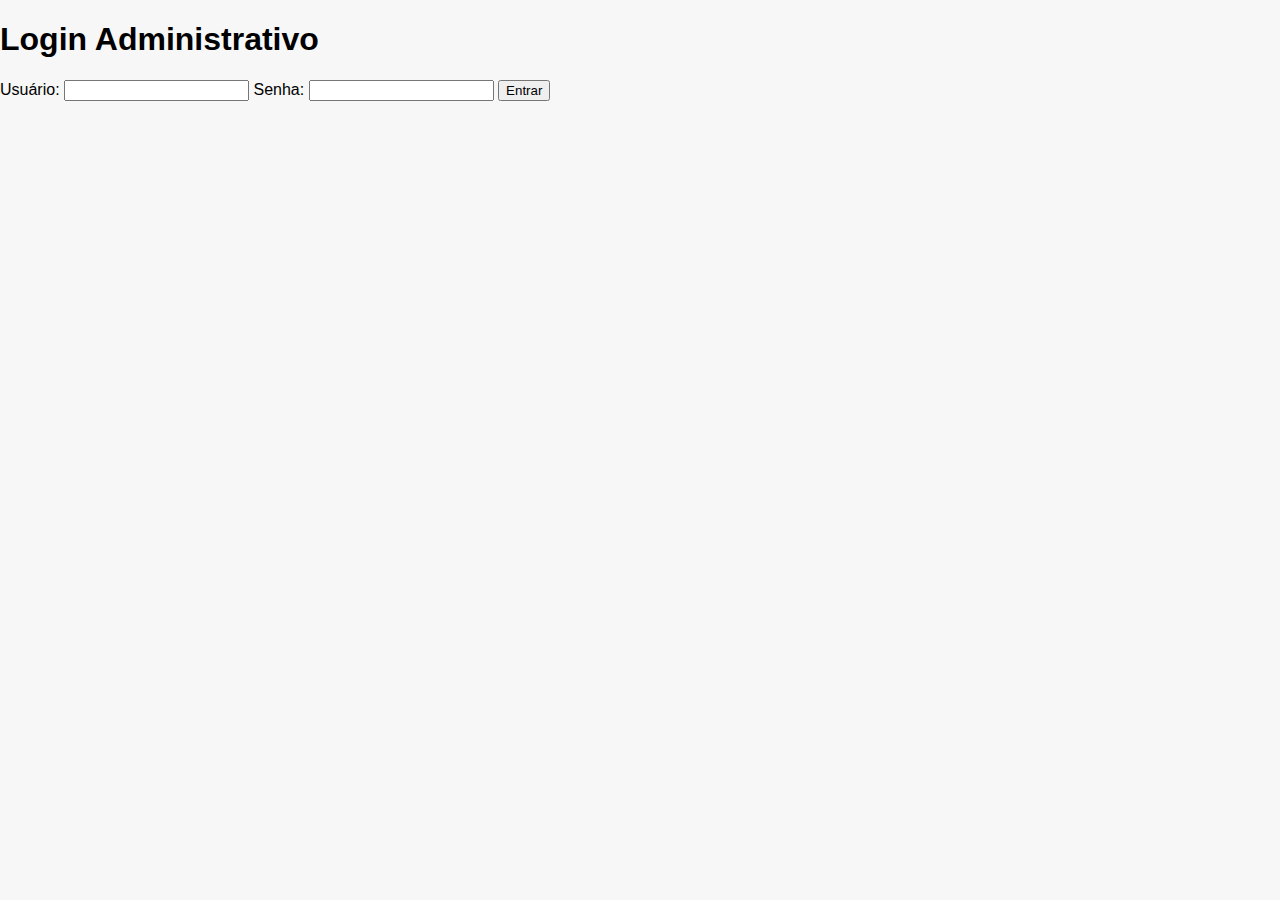
<file: Perfil_adm.html>
<!DOCTYPE html>
<html lang="pt-BR">
<head>
    <meta charset="UTF-8">
    <meta name="viewport" content="width=device-width, initial-scale=1.0">
    <link rel="apple-touch-icon" sizes="180x180" href="imagens/favicon/apple-touch-icon.png">
    <link rel="icon" type="image/png" sizes="32x32" href="imagens/favicon/favicon-32x32.png">
    <link rel="icon" type="image/png" sizes="16x16" href="imagens/favicon/favicon-16x16.png">
    <link rel="manifest" href="imagens/favicon/site.webmanifest">
    <link rel="shortcut icon" href="imagens/logo.png" sizes="16x16">
    <title>Administração - Denúncia Segura</title>
    <link rel="stylesheet" href="css/style.css">
    <link rel="stylesheet" href="css/adminstyle.css">
    <link rel="stylesheet" href="css/buttonEmer.css">
    <link rel="stylesheet" href="css/Perfil-Adm.css">
     <link rel="stylesheet" href="css/artigos.css">
</head>
<body>
    <header>
        <div class="header-container">
            <div class="logo">
                <a href="index.html">
                    <img src="imagens/logo.png" alt="Logo">
                </a>
                <h1>Administração</h1>
            </div>
            <nav>
                <ul>
                    <li class="underline-hover-effect"><a href="index.html">Página Inicial</a></li>
                    <li class="underline-hover-effect"><a href="NossosArtigos.html">Artigos</a></li>
                    <li class="underline-hover-effect"><a href="Denuncias.html">Denúncias</a></li>
                    <li class="underline-hover-effect"><a href="Comunidade.html">Comunidade</a></li>
                    <li class="underline-hover-effect"><a href="login.html">Login</a></li>
                </ul>
            </nav>
        </div>
    </header>

    <main>
        <h1>Painel de Administração</h1>

        <div id="adminContent">
            <h2>Denúncias Recebidas</h2>
            <table id="denunciaTable">
                <thead>
                    <tr>
                        <th>Tipo de Abuso</th>
                        <th>Data e Hora</th>
                        <th>Descrição</th>
                        <th>Contato</th>
                    </tr>
                </thead>
                <tbody>
                    <!-- As denúncias serão carregadas aqui -->
                </tbody>
            </table>
        </div>
    
        <script>
            const isAdmin = localStorage.getItem("isAdmin");
    
            if (isAdmin !== "true") {
                alert("Você não tem permissão para acessar esta página.");
                window.location.href = "admin-login.html"; 
            } else {

                const denuncias = JSON.parse(localStorage.getItem("denuncias")) || [];
                const tableBody = document.getElementById("denunciaTable").getElementsByTagName("tbody")[0];
    
                denuncias.forEach(denuncia => {
                    const row = tableBody.insertRow();
                    row.insertCell(0).textContent = denuncia.tipoAbuso;
                    row.insertCell(1).textContent = denuncia.dataIncidente;
                    row.insertCell(2).textContent = denuncia.descricaoIncidente;
                    row.insertCell(3).textContent = denuncia.contato;
                });
            }
        </script>
    </main>
    <script src="js/scriptdenuncia.js"></script>
    <script src="js/script.js"></script>
    <script src="js/funcEmerButton.js"></script>
</body>
</html>
</file>
<file: css/style.css>
@media (max-width: 768px) {
    .hero {
        flex-direction: column;
        text-align: center;
    }

    .services .service-cards {
        flex-direction: column;
        align-items: center;
    }
}



body {
    font-family: Arial, sans-serif;
    margin: 0;
    padding: 0;
    background-color: #f7f7f7;
    color: black;
}

header {
    background-color: white;
    box-shadow: 0 2px 4px rgba(0, 0, 0, 0.1);
}

.header-container {
    display: flex;
    justify-content: space-between;
    align-items: center;
    padding: 1em 2em;
    max-width: 1300px;
    margin: 0 auto;
}

header .logo {
    display: flex;
    align-items: center;
}

header .logo img {
    width: 50px;
    height: 50px;
    margin-right: 0.5em;
}

header nav {
    margin-left: auto;
}

header nav ul {
    list-style: none;
    margin: 0;
    padding: 0;
    display: flex;
    text-align: center;
}

header nav ul li {
    margin: 0 1em;
}

header nav ul li a {
    text-decoration: none;
    color: #333;
    font-weight: bold;
}

.underline-hover-effect {
    display: inline-block;
    padding-bottom: 0.25rem;
    position: relative;
}

.underline-hover-effect::before {
    content: "";
    position: absolute;
    left: 0;
    bottom: 0;
    width: 0;
    height: 2px;
    background-color: black;
    transition: width 0.25s ease-out;
}

.underline-hover-effect:hover::before {
    width: 100%;
    left: 0;
    right: auto;
}

.hero {
    display: flex;
    justify-content: center;
    align-items: center;
    padding: 4em 2em;
    background-color: #e8f1f9;
    text-align: center;
}
.hero-content {
    display: flex;
    flex-direction: column;
    align-items: center;
}
.hero-text {
    max-width: 50%;
}

.hero-text {
    max-width: 600px;
    margin-bottom: 2em;
}

.hero-text p {
    font-size: 1.2em;
    color: #665;
}

.hero-image img {
    max-width: 100%;

    height: auto;
}

.services {
    padding: 4em 2em;
    text-align: center;
}

.services h2 {
    font-size: 2em;
    margin-bottom: 1em;
}

.services p {
    font-size: 1.2em;
    color: #665;
    margin-bottom: 2em;
}

.service-cards {
    display: flex;
    justify-content: space-around;
    align-items: flex-start;
}

.service-card {
    background-color: #fff;
    padding: 2em;
    box-shadow: 0 2px 4px rgba(0, 0, 0, 0.1);
    border-radius: 8px;
    height: 300px;
    max-width: 300px;
    text-align: center;
}

.service-card img {
    width: 60px;
    height: 60px;
    margin-bottom: 1em;
}

.service-card h3 {
    font-size: 1.5em;
    color: #333;
    margin-bottom: 0.5em;
}

.service-card p {
    font-size: 1em;
    color: #665;
}

.education {
    display: grid;
    grid-template-columns: 1fr 1fr;
    align-items: center;
    justify-items: center;
    padding: 4em 2em;
    gap: 2em;
    background-color: #fff;
}

.education-text {
    max-width: 50%;
}

.education-text h2 {
    font-size: 2.5em;
    color: #333;
}

.education-text p {
    font-size: 1.2em;
    color: #666;
}

.education-image {
    display: flex;
    justify-content: center;
    align-items: center;
    margin: 0 auto;
}

.education-image img {
    max-width: 100%;
    height: auto;
}
.recursos {
    display: flex;
    justify-content: center;
    align-items: flex-start;
    padding: 4em 2em;
    background-color: #fff;
}

.recursos-text {
    max-width: 50%;
}

.recursos-text h2 {
    font-size: 2.5em;
    color: #333;
}

.recursos-text p {
    font-size: 1.2em;
    color: #665;
}

.recursos-image img {
    width: 300px;
    max-width: 100%;
    height: auto;
    padding: 10px;
}

.button {
    background: #FF4742;
    border: 1px solid #FF4742;
    border-radius: 6px;
    box-shadow: rgba(0, 0, 0, 0.1) 1px 2px 4px;
    color: #FFFFFF;
    cursor: pointer;
    display: inline-block;
    font-family: nunito, roboto, proxima-nova, "proxima nova", sans-serif;
    font-size: 16px;
    font-weight: 800;
    padding: 12px 14px;
    text-align: center;
    text-transform: none;
    user-select: none;
}

.button:hover,
.button:active {
    background-color: initial;
    color: #FF4742;
}

.button:active {
    opacity: 0.5;
}

.button:hover {
    .button:hover {
        background-color: #e63946;
        transition: background-color 0.3s ease;
    }
    
}

footer {
    padding: 1em 2em;
    text-align: center;
    background-color: #fff;
    box-shadow: 0 -2px 4px rgba(0, 0, 0, 0.1);
}


.footer-left {
    display: flex;
    flex-direction: column;
    align-items: center;
    gap: 0.5em;
}

.footer-logo-container {
    display: flex;
    align-items: center;
    gap: 0.5em;
}

.footer-logo {
    width: 40px;
    height: 40px;
    object-fit: cover;
}

.footer-right ul {
    list-style: none;
    padding: 0;
}

.footer-right ul li {
    margin: 0.5em 0;
}

.footer-right ul li a {
    text-decoration: none;
    color: #555;
    transition: color 0.3s;
}

.footer-right ul li a:hover {
    color: #000;
}


.text-center {
    text-align: center;
}

.flex-center {
    display: flex;
    justify-content: center;
    align-items: center;
}

.rounded {
    border-radius: 8px;
}

.box-shadow {
    box-shadow: 0 2px 4px rgba(0, 0, 0, 0.1);
}

#mais {
    display: none;
}

#btnLeiaMais {
    background: #FF4742;
    border: 1px solid #FF4742;
    border-radius: 6px;
    box-shadow: rgba(0, 0, 0, 0.1) 1px 2px 4px;
    color: #FFFFFF;
    cursor: pointer;
    display: inline-block;
    font-family: nunito, roboto, proxima-nova, "proxima nova", sans-serif;
    font-size: 16px;
    font-weight: 800;
    padding: 12px 14px;
    text-align: center;
    text-transform: none;
    user-select: none;
}

#btnLeiaMais:hover,
#btnLeiaMais:active {
    background-color: initial;
    color: #FF4742;
}

#btnLeiaMais:active {
    opacity: 0.5;
}

#btnLeiaMais:hover {
    background-color: darkred;
    color: white;
}
.footer {
    background: linear-gradient(to right, hwb(208 30% 0%) 0%, #00f2fe 100%);
    color: #ffffff;
    padding: 2em;
}

.footer-container {
    display: flex;
    justify-content: space-between;
    align-items: flex-start;
    max-width: 1200px;
    margin: 0 auto;
    flex-wrap: wrap;
}

.footer-left, .footer-right {
    flex: 1;
    margin: 0 1em;
}

.footer-logo {
    width: 50px;
    height: 50px;
    margin-right: 0.5em;
}

.logo-container {
    display: flex;
    align-items: center;
}

.footer-left h2 {
    margin: 0;
}

.footer-left p {
    margin: 0.5em 0;
}

.footer-right h3 {
    margin-bottom: 0.5em;
}

.footer-right ul {
    list-style: none;
    padding: 0;
    margin: 0;
}

.footer-right ul li {
    margin-bottom: 0.5em;
}

.footer-right ul li a {
    color: #ffffff;
    text-decoration: none;
    transition: color 0.3s ease;
}

.footer-right ul li a:hover {
    color: black;
}
</file>
<file: css/buttonEmer.css>
#emergencyButton {
    position: fixed;
    bottom: 20px;
    right: 20px;
    width: 100px;
    height: 65px;
    border: none;
    border-radius: 5px;
    font-size: 16px;
    z-index: 1000;
    background: transparent;
    background-image: url('https://luiggime1o.github.io/site-denuncia-mulheres/imagens/switch.png');
    background-size: contain;
    background-repeat: no-repeat;
    background-position: center;
    display: flex;
    align-items: center;
    justify-content: center;
    text-align: center;
}
#emergencyButton::after {
    display: block;
    text-align: center;
    margin-top: 5px;
}

#emergencyButton:hover {
    background-color: rgb(34, 34, 34);
    opacity: 0.8;
}


#emergencyButton:active {
    box-shadow: 0 1px 1px 1px #000000;
    bottom: 25px; 
}

.background-button:has(#emergencyButton:active) + .emergency {
    display: block;
    transform: rotate(0deg) scaleY(1);
    animation: anims 0.25s cubic-bezier(0.075, 0.82, 0.165, 1);
}

@keyframes anims {
    0% {
        transform: rotate(-30deg) scaleY(0.25);
    }
    100% {
        transform: rotate(0deg) scaleY(1);
    }
}
</file>
<file: css/stylecadastro.css>
@import url('https://fonts.googleapis.com/css2?family=Noto+Sans:ital,wght@0,100..900;1,100..900&display=swap');

body{
   font-family: 'Noto sans', sans-serif;
    margin: 0;
}

body{
    box-sizing: border-box;
}

.main-login{
    width: 100vw;
    height: 100vh;
    background-color: #ffffff;
    display: flex;
    justify-content: center;
    align-items: center;
}

.left-login{
    width: 50vw;
    height: 100vh;
    display: flex;  
    justify-content: center;
    align-items: center;
    flex-direction: column;
}
.left-login > h1{
    font-size: 3vw;
    color: #000000
    
    
}

.left-loginimg {
    width: 60vw;
    max-width: 500px;
}

.right-login{
    width: 50vw;
    height: 100vh;
    display: flex;
    justify-content: center;
    align-items: center;
}

.card-login{
    width: 60%;
    display: flex;
    justify-content: center;
    align-items: center;
    flex-direction: column;
    padding: 20px 20px;
    background-color: hwb(208 30% 0%);
    border-radius: 30px;
    margin-right: 30px;
}

.card-login > h1{
    color: #ffffff;
    font-weight: 800;
    margin: 0;
}

.textfield{
    width: 100%;
    display: flex;
    flex-direction: column;
    align-items: flex-start;
    justify-content: center;
    margin: 10px 0px;
}

.textfield > input{
    width: 100%;
    border: none;
    border-radius: 10px;
    padding: 15px;
    background:#ecebec;
    color: #467a7ade;
    font-size: 12pt;
    box-shadow: 0px 10px 40px #00000056;
    outline: none;
    box-sizing: border-box;
}

.textfield > label{
    color: #f8f6f6de;
    margin-bottom: 10px;
}
.textfield > input::placeholder{
    color: #000000;
}

.btn-login{
    width:100%;
    padding: 16px 0px;
    margin: 25px;
    border: none;
    border-radius: 8px;
    outline: none;
    text-transform: uppercase;
    font-weight: 800;
    letter-spacing: 3px;
    color: #000000;
    background-color: #dddddd;
    cursor: pointer;
}

@media only screen and (max-width: 950px){
    .card-login{
        width: 85%;

    }
}

@media only screen and (max-width: 600px){
    .main-login{
        flex-direction: column;
    }
    .left-login > h1{
        display: none;
    }

    .left-login{
        width: 100%;
        height: auto;
    }
    .left-loginimg{
        width: 50vh;
    }
    .card-login{
        width: 90% 
        ;
    }
}
.btn-login{
    width:100%;
    padding: 16px 0px;
    margin: 25px;
    border: none;
    border-radius: 8px;
    outline: none;
    text-transform: uppercase;
    font-weight: 800;
    letter-spacing: 3px;
    color: #000000;
    background-color: #dddddd;
    cursor: pointer;
}
.denuncias a{
    text-decoration: none;
    color: #333;
    font-size: 1em; 
}
</file>
<file: css/stylecomunidade.css>
body {
    margin: 0;
    font-family: Arial, sans-serif;
    display: flex;
    flex-direction: column;
    align-items: center;
}

header {
    width: 100%;
    background-color: #f8f8f8;
    padding: 20px 0;
    text-align: center;
    box-shadow: 0 2px 4px rgba(0, 0, 0, 0.1);
}

.header-container {
    display: flex;
    flex-direction: column;
    align-items: center;
    max-width: 1200px;
    margin: 0 auto;
}

.logo {
    display: flex;
    align-items: center;
    margin-bottom: 20px;
}

.logo img {
    height: 50px;
    margin-right: 10px;
}

nav {
    width: 100%;
    text-align: center;
}

.nav-list {
    list-style: none;
    margin: 0;
    padding: 0;
    display: flex;
    justify-content: center;
}

.nav-list li {
    margin-left: 20px;
}

nav a {
    text-decoration: none;
    color: #333;
}

.underline-hover-effect a:hover {
    text-decoration: underline;
}

main {
    display: flex;
    flex-direction: column;
    align-items: center;
    width: 100%;
    padding: 40px 0;
}

.feedback-section {
    width: 100%;
    max-width: 1200px;
    margin: 40px auto; 
    padding: 20px;
    box-sizing: border-box; 
}

.feedback-container, .feedback-form-container {
    width: 100%;
    max-width: 700px;
    margin: 20px auto; 
    padding: 20px;
    border: 1px solid #ddd;
    border-radius: 10px;
    box-shadow: 0 2px 4px rgba(0, 0, 0, 0.1);
    background-color: #fff;
    box-sizing: border-box; 
}

.feedback-container {
    margin-bottom: 40px;
}

.feedback-container p {
    font-size: 1.2em;
    font-style: italic;
    color: #333;
}

.feedback-form-container h2 {
    margin: 0 0 20px;
    font-size: 1.5em;
    color: #333;
}

.feedback-form-container form {
    display: flex;
    flex-direction: column;
    align-items: center;
}

.feedback-form-container textarea {
    width: 100%;
    height: 100px;
    margin-bottom: 15px; 
    padding: 10px;
    font-size: 1em;
    border: 1px solid #ccc;
    border-radius: 5px;
    resize: vertical;
}

.feedback-form-container button {
    padding: 10px;
    font-size: 1em;
    color: #fff;
    background-color: #333;
    border: none;
    border-radius: 5px;
    cursor: pointer;
    transition: background-color 0.3s ease;
}

.feedback-form-container button:hover {
    background-color: #555;
}


.services {
    width: 90%;
    max-width: 1200px;
    margin: 40px 0;
}

.service-cards {
    display: flex;
    flex-wrap: wrap;
    justify-content: space-around;
}

.service-card {
    width: 50%;
    margin: 10px;
    padding: 15px;
    border: 1px solid #ddd;
    border-radius: 10px;
    box-shadow: 0 2px 5px rgba(0, 0, 0, 0.1);
    text-align: center;
}

.service-card img {
    max-width: 100%;
    height: auto;
}

@media (max-width: 768px) {
    .header-container {
        flex-direction: column;
    }

    .nav-list {
        flex-direction: column;
    }

    .nav-list li {
        margin-left: 0;
        margin-bottom: 10px;
    }

    .service-card {
        width: 100%;
        max-width: 100%;
    }
}
.map-div {
    border-radius: 10px; 
    border: 3px solid #e7e0e0;
    padding: 5px;
    box-shadow: 0 4px 8px rgba(0, 0, 0, 0.1), 0 6px 20px rgba(129, 127, 127, 0.1);
    background-color: gray;
  }
  .map-div:hover {
    transform: scale(1.01);
    box-shadow: 0 6px 12px rgba(0, 0, 0, 0.2), 0 10px 30px rgba(94, 85, 85, 0.2); 
  }
  .footer2 {
    background: linear-gradient(to right, hwb(208 30% 0%) 0%, #00f2fe 100%);
    color: #ffffff;
    padding: 1.2em;
    width: 100%;
}

.footer-container2 {
    display: flex;
    justify-content: space-between;
    align-items: flex-start;
    max-width: 1200px;
    margin: 0 auto;
    flex-wrap: wrap;
}

.footer-left2, .footer-right2 {
    flex: 1;
    margin: 1em;
}

.footer-left2 {
    display: flex;
    flex-direction: column;
}

.footer-left2 h2, .footer-right2 h3 {
    margin: 0 0 1em 0;
}

.footer-left2 p, .footer-right2 ul {
    margin: 0.5em 0;
}

@media (max-width: 568px) {
    .footer-container2 {
        flex-direction: column;
        align-items: center;
    }

    .footer-left2, .footer-right2 {
        margin: 1em 0;
        text-align: center;
    }
}
</file>
<file: css/artigos.css>
.artigos {
    display: inline-flex;
    flex-wrap: wrap;
    justify-content: center;
}

.artigo {
    width: 20%;
    margin: 10px;
    padding: 15px;
    border: 1px solid #ddd;
    border-radius: 10px;
    box-shadow: 0 2px 5px rgba(0, 0, 0, 0.1);
    text-align: center;
}

a {
    color: black;
    text-decoration: none;
    
}

@media (max-width: 1024px) {
    .artigo {
        width: 30%;
    }
}


@media (max-width: 768px) {
    .artigo {
        width: 45%;
    }
}


@media (max-width: 480px) {
    .artigo {
        width: 100%;
    }
}

.artigo img {
    max-width: 90%;
    height: auto;
}
</file>
<file: css/styledenuncia.css>
body {
    margin: 0;
    font-family: Arial, sans-serif;
    display: flex;
    flex-direction: column;
    align-items: center;
}

header {
    width: 100%;
    background-color: #f8f8f8;
    padding: 20px 0;
    text-align: center;
    box-shadow: 0 2px 4px rgba(0, 0, 0, 0.1);
}

.header-container {
    display: flex;
    flex-direction: column;
    align-items: center;
    max-width: 1200px;
    margin: 0 auto;
}

.logo {
    display: flex;
    align-items: center;
    margin-bottom: 20px;
}

.logo img {
    height: 50px;
    margin-right: 10px;
}

nav {
    width: 100%;
    display: flex;
    flex-direction: column;
    align-items: center;
}

nav ul {
    list-style: none;
    margin: 0;
    padding: 0;
    display: flex;
    justify-content: center;
}

nav li {
    margin: 0 15px;
}

nav a {
    text-decoration: none;
    color: #333;
    font-size: 1em;
}


#emergencyButton {
    margin-top: 15px;
    padding: 10px 20px;
    font-size: 1em;
    color: #fff;
    background-color: #d9534f;
    border: none;
    border-radius: 5px;
    cursor: pointer;
    transition: background-color 0.3s ease;
}

#emergencyButton:hover {
    background-color: #c9302c;
}

main {
    display: flex;
    justify-content: center;
    align-items: center;
    width: 100%;
    padding: 20px;
    box-sizing: border-box;
}

iframe {
    width: 100%;
    max-width: 640px;
    height: 1988px;
    border: none;
}
</file>
<file: css/stylelogin.css>
@import url('https://fonts.googleapis.com/css2?family=Noto+Sans:ital,wght@0,100..900;1,100..900&display=swap');

body{
   font-family: 'Noto sans', sans-serif;
    margin: 0;
}

body*{
    box-sizing: border-box;
}

.main-login{
    width: 100vw;
    height: 100vh;
    background-color: #ffffff;
    display: flex;
    justify-content: center;
    align-items: center;
}

.left-login{
    width: 50vw;
    height: 100vh;
    display: flex;  
    justify-content: center;
    align-items: center;
    flex-direction: column;
}
.left-login > h1{
    font-size: 3vw;
    color: #000000
    
    
}

.left-loginimg{
    width: 40vw;
}

.right-login{
    width: 50vw;
    height: 100vh;
    display: flex;
    justify-content: center;
    align-items: center;
}

.card-login{
    width: 60%;
    display: flex;
    justify-content: center;
    align-items: center;
    flex-direction: column;
    padding: 20px 20px;
    background-color: hwb(208 30% 0%);
    border-radius: 30px;
    margin-right: 30px;
}

.card-login > h1{
    color: #ffffff;
    font-weight: 800;
    margin: 0;
}

.textfield{
    width: 100%;
    display: flex;
    flex-direction: column;
    align-items: flex-start;
    justify-content: center;
    margin: 10px 0px;
}

.textfield > input{
    width: 100%;
    border: none;
    border-radius: 10px;
    padding: 15px;
    background:#ecebec;
    color: #467a7ade;
    font-size: 12pt;
    box-shadow: 0px 10px 40px #00000056;
    outline: none;
    box-sizing: border-box;
}

.textfield > label{
    color: #f8f6f6de;
    margin-bottom: 10px;
}

.textfield > input::placeholder{
    color: #000000;
}

.btn-login{
    width:100%;
    padding: 16px 0px;
    margin: 25px;
    border: none;
    border-radius: 8px;
    outline: none;
    text-transform: uppercase;
    font-weight: 800;
    letter-spacing: 3px;
    color: #000000;
    background-color: #dddddd;
    cursor: pointer;
}

@media only screen and (max-width: 950px){
    .card-login{
        width: 85%;

    }
}

@media only screen and (max-width: 600px){
    .main-login{
        flex-direction: column;
    }
    .left-login > h1{
        display: none;
    }

    .left-login{
        width: 100%;
        height: auto;
    }
    .left-loginimg{
        width: 50vh;
    }
    .card-login{
        width: 90% ;
    }
    
}
</file>
<file: css/Perfil-user.css>
body {
    font-family: Arial, sans-serif;
    background-color: #f0f0f0;
    margin: 0;
    padding: 0;
}

.profile-container {
    width: 80%;
    max-width: 800px;
    margin: 50px auto;
    background: #fff;
    border-radius: 8px;
    box-shadow: 0 0 10px rgba(0,0,0,0.1);
    padding: 20px;
    box-sizing: border-box;
}

.profile-header {
    text-align: center;
}

.profile-header img {
    border-radius: 50%;
    width: 150px;
    height: 150px;
    object-fit: cover;
    margin-bottom: 15px;
}

.profile-header h1 {
    margin: 10px 0;
    font-size: 28px;
}

.profile-header p {
    color: #666;
    font-size: 18px;
}

.contact-info, .social-media{
    margin-top: 30px;
}

.contact-info h2, .social-media h2, .denun h2{
    font-size: 22px;
    border-bottom: 2px solid #ddd;
    padding-bottom: 10px;
    margin-bottom: 15px;
}

.contact-info ul, .social-media ul{
    list-style: none;
    padding: 0;
}

.contact-info li, .social-media li{
    margin-bottom: 10px;
}

.contact-info strong {
    color: #333;
}

.social-media a {
    text-decoration: none;
    color: #1a73e8;
}

.social-media a:hover {
    text-decoration: underline;
}


a{
    color: #333;
}
</file>
<file: css/adminstyle.css>
body {
    margin: 0;
    font-family: Arial, sans-serif;
    display: flex;
    flex-direction: column;
    align-items: center;
}

header {
    width: 100%;
    background-color: #f8f8f8;
    padding: 20px 0;
    text-align: center;
    box-shadow: 0 2px 4px rgba(0, 0, 0, 0.1);
}

.header-container {
    display: flex;
    flex-direction: column;
    align-items: center;
    max-width: 1200px;
    margin: 0 auto;
}

.logo {
    display: flex;
    align-items: center;
    margin-bottom: 20px;
}

.logo img {
    height: 50px;
    margin-right: 10px;
}

nav {
    width: 100%;
    display: flex;
    flex-direction: column;
    align-items: center;
}

nav ul {
    list-style: none;
    margin: 0;
    padding: 0;
    display: flex;
    justify-content: center;
}

nav li {
    margin: 0 15px;
}

nav a {
    text-decoration: none;
    color: #333;
    font-size: 1em;
}

main {
    display: flex;
    flex-direction: column;
    justify-content: center;
    align-items: center;
    width: 100%;
    padding: 20px;
    box-sizing: border-box;
}

main h2 {
    margin-top: 0;
}

main p {
    font-size: 1.2em;
    color: #666;
}
.denuncias {
    padding: 4em 2em;
    text-align: center;
}

.denuncias h2 {
    font-size: 2em;
    margin-bottom: 1em;
}

.denuncias p {
    font-size: 1.2em;
    color: #665;
    margin-bottom: 2em;
}

.service-cards {
    display: flex;
    flex-wrap: wrap; 
    justify-content: center; 
    gap: 2em; 
}

.service-card {
    background-color: #fff;
    padding: 2em;
    box-shadow: 0 2px 4px rgba(0, 0, 0, 0.1);
    border-radius: 8px;
    height: 300px;
    width: 300px;
    text-align: center;
}

.service-card img {
    width: 60px;
    height: 60px;
    margin-bottom: 1em;
}

.service-card h3 {
    font-size: 1.5em;
    color: #333;
    margin-bottom: 0.5em;
}

.service-card p {
    font-size: 1em;
    color: #665;
}
.user-profiles {
    padding: 4em 2em;
    text-align: center;
}

.user-profiles h2 {
    font-size: 2em;
    margin-bottom: 1em;
}

.user-profiles p {
    font-size: 1.2em;
    color: #665;
    margin-bottom: 2em;
}

.profile-cards {
    display: flex;
    flex-wrap: wrap;
    justify-content: center;
    gap: 2em;
}

.profile-card {
    background-color: #fff;
    padding: 2em;
    box-shadow: 0 4px 8px rgba(0, 0, 0, 0.1);
    border-radius: 8px;
    height: 360px;
    width: 360px;
    text-align: center;
}

.profile-card img {
    width: 100px;
    height: 100px;
    margin-bottom: 1em;
}

.profile-card h3 {
    font-size: 1.5em;
    color: #333;
    margin-bottom: 0.5em;
}

.profile-card p {
    font-size: 1em;
    color: #665;
}

.actions {
    margin-top: 1em;
    display: flex;
    justify-content: center;
    gap: 1em;
}


.action-button {
    background-color: #007bff;
    color: #fff;
    border: none;
    border-radius: 5px;
    padding: 10px 20px;
    font-size: 1em;
    cursor: pointer;
    margin: 0 5px;
    transition: background-color 0.3s ease;
}

.action-button:hover {
    background-color: #0056b3;
}
</file>
<file: css/Perfil-Adm.css>
{
    margin: 0;
    padding: 0;
    box-sizing: border-box;
}

body {
    font-family: 'Noto Sans', sans-serif;
    background-color: #f4f7fb;
    color: #333;
    display: flex;
    justify-content: center;
    align-items: flex-start;
    min-height: 100vh;
    padding: 20px;
}


#adminContent {
    width: 100%;
    max-width: 1200px;
    margin-top: 30px;
    background-color: #fff;
    border-radius: 8px;
    box-shadow: 0 4px 10px rgba(0, 0, 0, 0.1);
    padding: 30px;
}

#adminContent h2 {
    font-size: 2rem;
    font-weight: bold;
    margin-bottom: 20px;
}

table {
    width: 100%;
    border-collapse: collapse;
    margin-top: 20px;
}

table th, table td {
    padding: 12px;
    text-align: left;
    border-bottom: 1px solid #e0e0e0;
}

table th {
    background-color: #1e2a38;
    color: #fff;
    font-size: 1.1rem;
}

table td {
    background-color: #fafafa;
}

table tr:hover {
    background-color: #f1f1f1;
}

table tr:last-child td {
    border-bottom: none;
}

button {
    background-color: #28a745;
    color: #fff;
    font-size: 1rem;
    padding: 10px 20px;
    border: none;
    border-radius: 5px;
    cursor: pointer;
    transition: background-color 0.3s ease;
}

button:hover {
    background-color: #218838;
}

button:focus {
    outline: none;
}

/* Responsividade */
@media only screen and (max-width: 768px) {
    body {
        padding: 10px;
    }

    header h1 {
        font-size: 2rem;
    }

    #adminContent {
        padding: 20px;
    }

    table th, table td {
        font-size: 0.9rem;
        padding: 8px;
    }

    table {
        font-size: 0.9rem;
    }
}

@media only screen and (max-width: 480px) {
    header h1 {
        font-size: 1.8rem;
    }

    #adminContent {
        padding: 15px;
    }

    table th, table td {
        font-size: 0.85rem;
    }

    button {
        width: 100%;
        font-size: 1.1rem;
        padding: 12px;
    }
}
</file>
